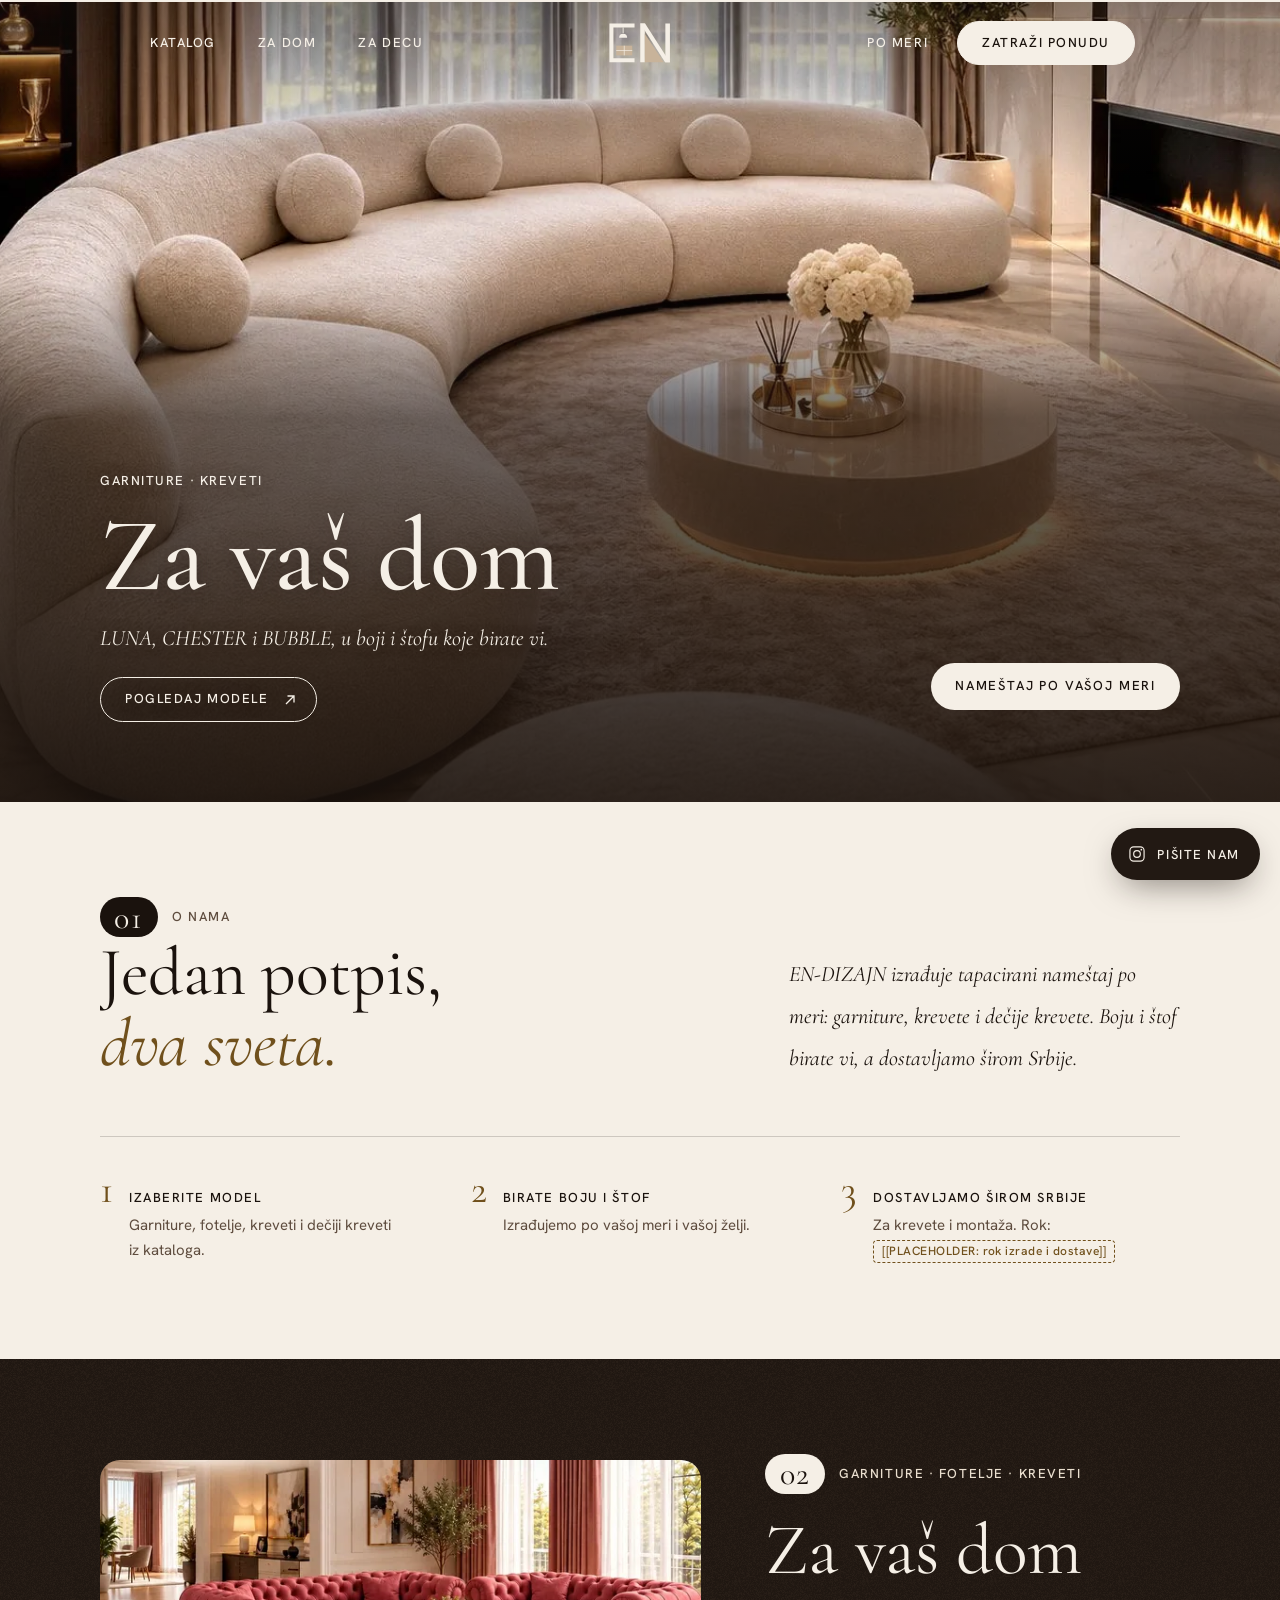
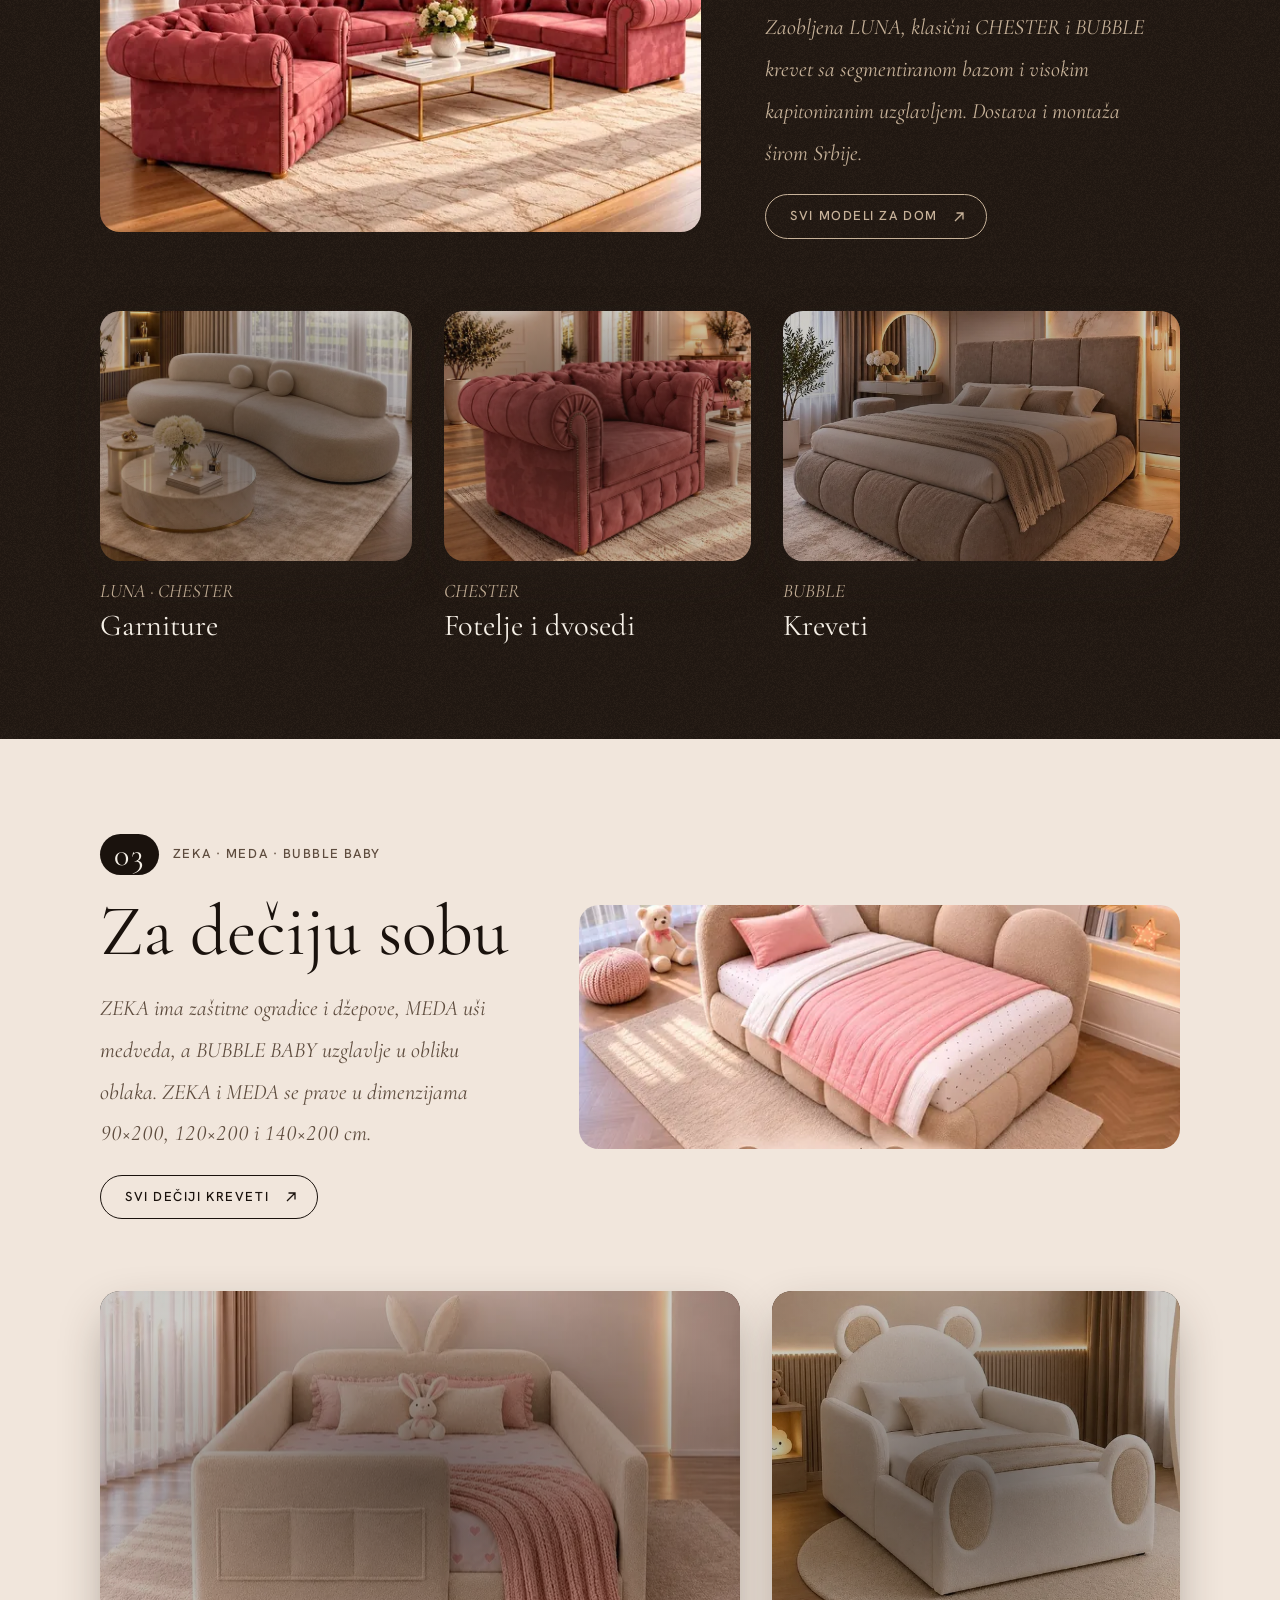
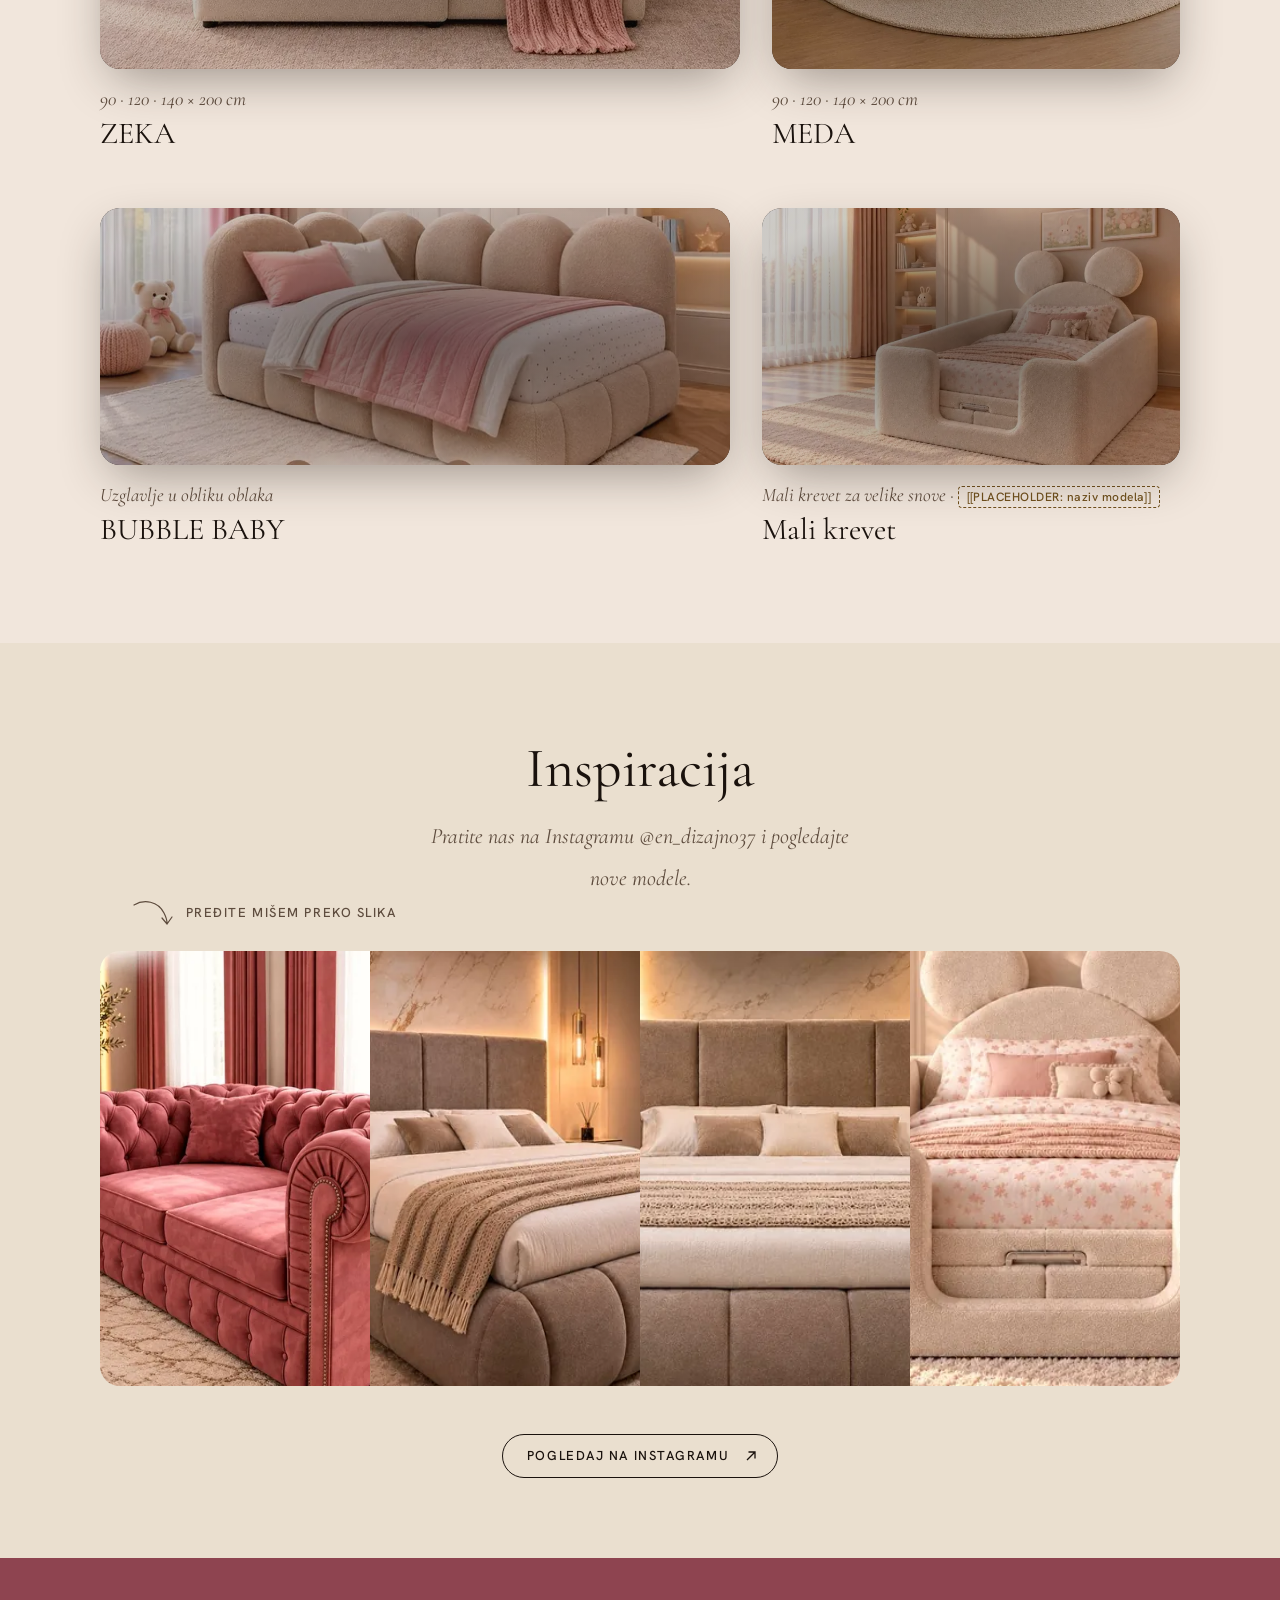
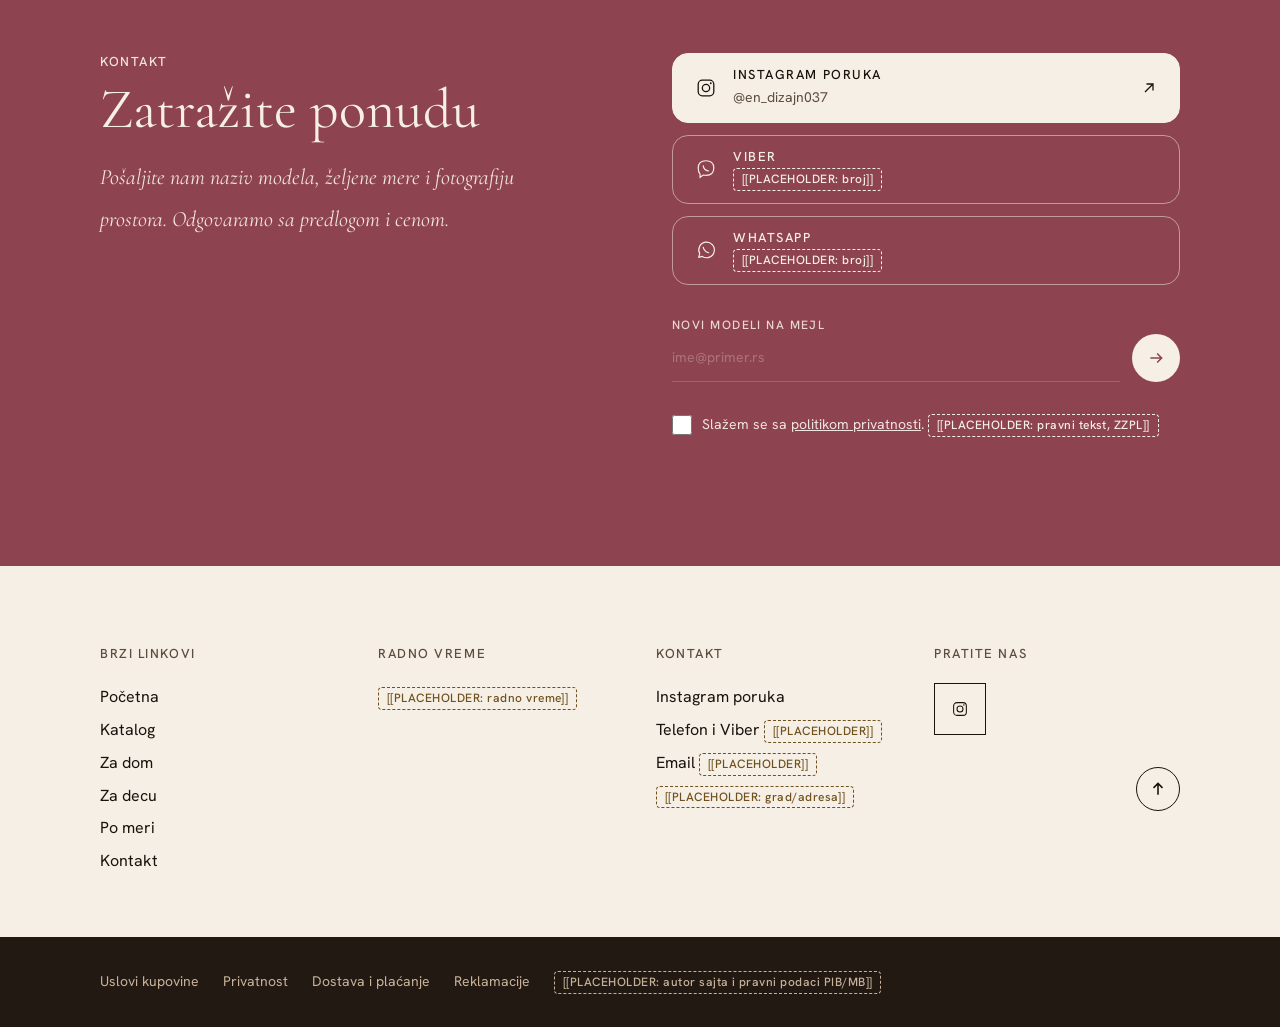
<file: index.html>
<!doctype html>
<html lang="sr-Latn">
<head>
<meta charset="utf-8">
<meta name="viewport" content="width=device-width, initial-scale=1">
<title>EN-DIZAJN — Nameštaj po vašoj meri</title>
<meta name="description" content="Tapacirani nameštaj po meri: garniture, kreveti i dečiji kreveti. Boju i štof birate vi, a dostavljamo širom Srbije.">
<meta property="og:title" content="EN-DIZAJN — Nameštaj po vašoj meri">
<meta property="og:description" content="Garniture, kreveti i dečiji kreveti po meri. Boja i štof po izboru, dostava širom Srbije.">
<meta property="og:image" content="assets/img/01.webp">
<meta property="og:locale" content="sr_RS">
<meta property="og:type" content="website">
<meta name="theme-color" content="#F5EFE6">
<link rel="icon" href="favicon.svg" type="image/svg+xml">
<link rel="preload" href="assets/fonts/cormorant-garamond-latin-500-normal.woff2" as="font" type="font/woff2" crossorigin>
<link rel="preload" href="assets/fonts/hanken-grotesk-latin-400-normal.woff2" as="font" type="font/woff2" crossorigin>
<link rel="preload" as="image" href="assets/img/01.webp" imagesrcset="assets/img/01-640.webp 640w, assets/img/01-1024.webp 1024w, assets/img/01.webp 1254w" imagesizes="100vw" fetchpriority="high">
<link rel="stylesheet" href="assets/css/fonts.css">
<link rel="stylesheet" href="assets/css/main.css">
<script type="application/ld+json">{"@context":"https://schema.org","@type":"FurnitureStore","name":"EN-DIZAJN","slogan":"Dizajn po vašoj meri","sameAs":["https://www.instagram.com/en_dizajn037/"]}</script>
</head>
<body>
<div class="ed hero-dom" data-root id="top">
<a class="skip" href="#main">Preskoči na sadržaj</a>
<div class="cur" data-cur aria-hidden="true"><span>Pogledaj</span></div>
<a class="fab" href="https://ig.me/m/en_dizajn037" target="_blank" rel="noopener noreferrer" aria-label="Pišite nam na Instagramu"><svg viewBox="0 0 24 24" aria-hidden="true"><rect x="3.5" y="3.5" width="17" height="17" rx="4.5" fill="none" stroke="currentColor" stroke-width="1.4"></rect><circle cx="12" cy="12" r="4" fill="none" stroke="currentColor" stroke-width="1.4"></circle><circle cx="17.2" cy="6.8" r="1" fill="currentColor"></circle></svg><span>Pišite nam</span></a>
<div class="cq">

<!-- HEADER: always visible; only links that lead somewhere -->
<header class="hdr" data-hdr>
<div class="hdr__in">
<nav class="nav" aria-label="Glavna navigacija, levo">
<a class="nl" href="katalog">Katalog</a>
<a class="nl" href="#dom">Za dom</a>
<a class="nl" href="#decja">Za decu</a>
</nav>
<a class="logo" href="#top" aria-label="EN-DIZAJN, početna">
<!-- [[PLACEHOLDER: dobiti vektorski logo od klijenta]] — monogram recreated from the Instagram posts -->
<svg viewBox="0 0 120 80" aria-hidden="true"><path d="M6 6h44v7H13v54h37v7H6z" fill="currentColor"></path><path d="M30 13v10" stroke="currentColor" stroke-width="1.6"></path><path d="M23 31a7 7 0 0 1 14 0z" fill="currentColor"></path><rect x="18" y="45" width="28" height="17" fill="#C8B39A"></rect><path d="M18 53.5h28M32 45v17" stroke="currentColor" stroke-width="1.2"></path><path d="M60 6h8v68h-8zM104 6h8v68h-8z" fill="currentColor"></path><path d="M68 24l33 50H68z" fill="#C8B39A"></path><path d="M60 6h8.5L112 74h-8.5z" fill="currentColor"></path></svg>
</a>
<div class="hdr-r">
<nav class="nav" aria-label="Glavna navigacija, desno"><a class="nl" href="katalog?model=zeka">Po meri</a></nav>
<a class="pill" href="#kontakt">Zatraži ponudu</a>
<button class="iconbtn burger" type="button" aria-label="Meni" aria-controls="mpanel" aria-expanded="false" data-burger><span></span><span></span></button>
</div>
</div>
<div class="mpanel" id="mpanel" data-panel>
<ul>
<li><a class="nl" href="katalog" data-close>Katalog</a></li>
<li><a class="nl" href="#dom" data-close>Za dom</a></li>
<li><a class="nl" href="#decja" data-close>Za decu</a></li>
<li><a class="nl" href="katalog?model=zeka" data-close>Po meri</a></li>
<li><a class="pill" href="#kontakt" data-close>Zatraži ponudu</a></li>
</ul>
</div>
</header>

<main id="main">
<!-- 0. HERO (M01–M07) -->
<section class="hero2" data-theme="dark" aria-labelledby="hero-h">
<a class="half" href="#dom" data-cursor="Pogledaj"><img srcset="assets/img/01-640.webp 640w, assets/img/01-1024.webp 1024w, assets/img/01.webp 1254w" sizes="(max-width: 767px) 100vw, 50vw" src="assets/img/01.webp" width="1254" height="979" fetchpriority="high" alt="LUNA zaobljena garnitura od krem bukle u dnevnoj sobi" style="object-position: 30% 70%"><div class="half__c"><span class="half__k">Garniture · Kreveti</span><span class="half__h">Za vaš dom</span><span class="half__s">LUNA, CHESTER i BUBBLE, u boji i štofu koje birate vi.</span><span class="pill pill--light">Pogledaj modele<svg class="arr" viewBox="0 0 16 16" aria-hidden="true"><path d="M4 12L12 4M5.5 4H12v6.5" fill="none" stroke="currentColor" stroke-width="1.3"></path></svg></span></div></a>
<a class="half" href="#decja" data-cursor="Pogledaj"><img srcset="assets/img/13-640.webp 640w, assets/img/13-1024.webp 1024w, assets/img/13.webp 1254w" sizes="(max-width: 767px) 100vw, 50vw" src="assets/img/13.webp" width="1254" height="739" fetchpriority="high" alt="ZEKA dečiji krevet sa zečjim ušima i džepovima" style="object-position: 45% 60%"><div class="half__c"><span class="half__k">ZEKA · MEDA · BUBBLE BABY</span><span class="half__h">Za dečiju sobu</span><span class="half__s">Mekani tapacirani kreveti, 90, 120 i 140 × 200 cm.</span><span class="pill pill--light">Pogledaj krevete<svg class="arr" viewBox="0 0 16 16" aria-hidden="true"><path d="M4 12L12 4M5.5 4H12v6.5" fill="none" stroke="currentColor" stroke-width="1.3"></path></svg></span></div></a>
<div class="seam" aria-hidden="true"></div>
<h1 class="mid" id="hero-h">Nameštaj po vašoj meri</h1>
</section>

<!-- 01 O NAMA — statement + how ordering works (images removed: they repeated the hero) -->
<section class="sec cream" id="o-nama" aria-labelledby="s01">
<div class="wrap">
<div class="about2__top" data-off="90">
<div>
<p class="about2__k"><span class="badge r-badge" aria-hidden="true">01</span><span class="vh">Odeljak 1: </span><span class="r-up" style="--d: 100ms">O nama</span></p>
<h2 class="about2__h" id="s01"><span class="mask"><span class="mi">Jedan potpis,</span></span><br><span class="mask"><span class="mi" style="--d: 200ms"><em>dva sveta.</em></span></span></h2>
</div>
<div class="about2__r">
<p class="t-lead r-up">EN-DIZAJN izrađuje tapacirani nameštaj po meri: garniture, krevete i dečije krevete. Boju i štof birate vi, a dostavljamo širom Srbije.</p>
</div>
</div>
<div class="steps" data-off="90">
<div class="step3 r-up" style="--d: 0ms"><b class="num">1</b><div><h3>Izaberite model</h3><p>Garniture, fotelje, kreveti i dečiji kreveti iz kataloga.</p></div></div>
<div class="step3 r-up" style="--d: 120ms"><b class="num">2</b><div><h3>Birate boju i štof</h3><p>Izrađujemo po vašoj meri i vašoj želji.</p></div></div>
<div class="step3 r-up" style="--d: 240ms"><b class="num">3</b><div><h3>Dostavljamo širom Srbije</h3><p>Za krevete i montaža. Rok: <span class="ph">[[PLACEHOLDER: rok izrade i dostave]]</span></p></div></div>
</div>
</div>
</section>

<!-- 02 ZA VAŠ DOM — image beside text (no overlay), cards in one even row at natural proportions -->
<section class="world dark grain" id="dom" data-theme="dark" aria-labelledby="s02">
<div class="sec"><div class="wrap">
<div class="wsplit" data-off="85">
<div class="iw r-img wsplit__img" style="aspect-ratio: 1254 / 777"><img srcset="assets/img/03-640.webp 640w, assets/img/03-1024.webp 1024w, assets/img/03.webp 1254w" sizes="(max-width: 767px) 100vw, 50vw" src="assets/img/03.webp" width="1254" height="777" loading="lazy" decoding="async" style="object-position: 50% 60%" alt="CHESTER garnitura od roze somota u dnevnoj sobi"></div>
<div class="wsplit__t">
<p class="wband__k r-up"><span class="badge badge--sm" aria-hidden="true">02</span><span>Garniture · Fotelje · Kreveti</span></p>
<h2 class="wh" id="s02"><span class="mask"><span class="mi">Za vaš dom</span></span></h2>
<p class="t-lead r-up">Zaobljena LUNA, klasični CHESTER i BUBBLE krevet sa segmentiranom bazom i visokim kapitoniranim uzglavljem. Dostava i montaža širom Srbije.</p>
<a class="pill pill--o r-up" style="--d: 300ms" href="katalog">Svi modeli za dom<svg class="arr" viewBox="0 0 16 16" aria-hidden="true"><path d="M4 12L12 4M5.5 4H12v6.5" fill="none" stroke="currentColor" stroke-width="1.3"></path></svg></a>
</div>
</div>
<div class="jrows" data-off="80"><div class="jrow">
<div class="jitem" style="--r: 1.249"><a class="card r-up" style="--d: 0ms; aspect-ratio: 1254 / 1004" href="katalog" data-cursor="Pogledaj" aria-label="Garniture, pogledaj"><div class="card__bg"><img srcset="assets/img/02-640.webp 640w, assets/img/02-1024.webp 1024w, assets/img/02.webp 1254w" sizes="(max-width: 767px) 100vw, 50vw" src="assets/img/02.webp" width="1254" height="1004" loading="lazy" decoding="async" style="object-position: 50% 50%" alt="LUNA garnitura od krem bukle pored kamina"></div><div class="card__fa"></div><div class="card__fb"></div></a><div class="ccap r-up" style="--d: 120ms"><p class="t-sub">LUNA · CHESTER</p><h3 class="t-h3"><a href="katalog">Garniture</a></h3></div></div>
<div class="jitem" style="--r: 1.228"><a class="card r-up" style="--d: 100ms; aspect-ratio: 1143 / 931" href="katalog" data-cursor="Pogledaj" aria-label="Fotelje i dvosedi, pogledaj"><div class="card__bg"><img srcset="assets/img/04-640.webp 640w, assets/img/04-1024.webp 1024w, assets/img/04.webp 1143w" sizes="(max-width: 767px) 100vw, 50vw" src="assets/img/04.webp" width="1143" height="931" loading="lazy" decoding="async" style="object-position: 50% 50%" alt="CHESTER fotelja od roze somota"></div><div class="card__fa"></div><div class="card__fb"></div></a><div class="ccap r-up" style="--d: 220ms"><p class="t-sub">CHESTER</p><h3 class="t-h3"><a href="katalog">Fotelje i dvosedi</a></h3></div></div>
<div class="jitem" style="--r: 1.587"><a class="card r-up" style="--d: 200ms; aspect-ratio: 1254 / 790" href="katalog" data-cursor="Pogledaj" aria-label="Kreveti, pogledaj"><div class="card__bg"><img srcset="assets/img/06-640.webp 640w, assets/img/06-1024.webp 1024w, assets/img/06.webp 1254w" sizes="(max-width: 767px) 100vw, 50vw" src="assets/img/06.webp" width="1254" height="790" loading="lazy" decoding="async" style="object-position: 50% 50%" alt="BUBBLE krevet u spavaćoj sobi"></div><div class="card__fa"></div><div class="card__fb"></div></a><div class="ccap r-up" style="--d: 320ms"><p class="t-sub">BUBBLE</p><h3 class="t-h3"><a href="katalog">Kreveti</a></h3></div></div>
</div></div>
</div></div>
</section>

<!-- 03 ZA DEČIJU SOBU — text beside image, cards in two even rows (no cropping) -->
<section class="world kids" id="decja" aria-labelledby="s03">
<div class="sec"><div class="wrap">
<div class="wsplit wsplit--rev" data-off="85">
<div class="iw r-img wsplit__img" style="aspect-ratio: 1536 / 625"><img srcset="assets/img/10-640.webp 640w, assets/img/10-1024.webp 1024w, assets/img/10.webp 1536w" sizes="(max-width: 767px) 100vw, 50vw" src="assets/img/10.webp" width="1536" height="625" loading="lazy" decoding="async" style="object-position: 50% 50%" alt="BUBBLE BABY dečiji krevet iz ugla, sa uzglavljem u obliku oblaka"></div>
<div class="wsplit__t">
<p class="wband__k r-up"><span class="badge badge--sm" aria-hidden="true">03</span><span>ZEKA · MEDA · BUBBLE BABY</span></p>
<h2 class="wh" id="s03"><span class="mask"><span class="mi">Za dečiju sobu</span></span></h2>
<p class="t-lead r-up">ZEKA ima zaštitne ogradice i džepove, MEDA uši medveda, a BUBBLE BABY uzglavlje u obliku oblaka. ZEKA i MEDA se prave u dimenzijama <span class="num">90×200, 120×200 i 140×200</span> cm.</p>
<a class="pill pill--o r-up" style="--d: 300ms" href="katalog">Svi dečiji kreveti<svg class="arr" viewBox="0 0 16 16" aria-hidden="true"><path d="M4 12L12 4M5.5 4H12v6.5" fill="none" stroke="currentColor" stroke-width="1.3"></path></svg></a>
</div>
</div>
<div class="jrows" data-off="80">
<div class="jrow">
<div class="jitem" style="--r: 1.697"><a class="card r-up" style="--d: 0ms; aspect-ratio: 1254 / 739" href="katalog?model=zeka" data-cursor="Pogledaj" aria-label="ZEKA, pogledaj"><div class="card__bg"><img srcset="assets/img/13-640.webp 640w, assets/img/13-1024.webp 1024w, assets/img/13.webp 1254w" sizes="(max-width: 767px) 100vw, 50vw" src="assets/img/13.webp" width="1254" height="739" loading="lazy" decoding="async" style="object-position: 50% 50%" alt="ZEKA dečiji krevet sa zečjim ušima, ogradicama i džepovima"></div><div class="card__fa"></div><div class="card__fb"></div></a><div class="ccap r-up" style="--d: 120ms"><p class="t-sub">90 · 120 · 140 × 200 cm</p><h3 class="t-h3"><a href="katalog?model=zeka">ZEKA</a></h3></div></div>
<div class="jitem" style="--r: 1.081"><a class="card r-up" style="--d: 100ms; aspect-ratio: 827 / 765" href="katalog" data-cursor="Pogledaj" aria-label="MEDA, pogledaj"><div class="card__bg"><img srcset="assets/img/14-640.webp 640w, assets/img/14.webp 827w" sizes="(max-width: 767px) 100vw, 50vw" src="assets/img/14.webp" width="827" height="765" loading="lazy" decoding="async" style="object-position: 50% 50%" alt="MEDA dečiji krevet od bele bukle sa ušima medveda"></div><div class="card__fa"></div><div class="card__fb"></div></a><div class="ccap r-up" style="--d: 220ms"><p class="t-sub">90 · 120 · 140 × 200 cm</p><h3 class="t-h3"><a href="katalog">MEDA</a></h3></div></div>
</div>
<div class="jrow">
<div class="jitem" style="--r: 2.458"><a class="card r-up" style="--d: 0ms; aspect-ratio: 1536 / 625" href="katalog" data-cursor="Pogledaj" aria-label="BUBBLE BABY, pogledaj"><div class="card__bg"><img srcset="assets/img/09-640.webp 640w, assets/img/09-1024.webp 1024w, assets/img/09.webp 1536w" sizes="(max-width: 767px) 100vw, 50vw" src="assets/img/09.webp" width="1536" height="625" loading="lazy" decoding="async" style="object-position: 50% 50%" alt="BUBBLE BABY dečiji krevet sa uzglavljem u obliku oblaka"></div><div class="card__fa"></div><div class="card__fb"></div></a><div class="ccap r-up" style="--d: 120ms"><p class="t-sub">Uzglavlje u obliku oblaka</p><h3 class="t-h3"><a href="katalog">BUBBLE BABY</a></h3></div></div>
<div class="jitem" style="--r: 1.634"><a class="card r-up" style="--d: 100ms; aspect-ratio: 1312 / 803" href="katalog" data-cursor="Pogledaj" aria-label="Mali krevet, pogledaj"><div class="card__bg"><img srcset="assets/img/11-640.webp 640w, assets/img/11-1024.webp 1024w, assets/img/11.webp 1312w" sizes="(max-width: 767px) 100vw, 50vw" src="assets/img/11.webp" width="1312" height="803" loading="lazy" decoding="async" style="object-position: 50% 50%" alt="Dečiji krevet sa uzglavljem u obliku mišjih ušiju"></div><div class="card__fa"></div><div class="card__fb"></div></a><div class="ccap r-up" style="--d: 220ms"><p class="t-sub">Mali krevet za velike snove · <span class="ph">[[PLACEHOLDER: naziv modela]]</span></p><h3 class="t-h3"><a href="katalog">Mali krevet</a></h3></div></div>
</div>
</div>
</div></div>
</section>

<!-- INSPIRACIJA — only images not shown elsewhere on the page -->
<section class="sec linen" aria-labelledby="sins">
<div class="wrap" data-off="85">
<div class="ctr r-block">
<h2 class="t-big2" id="sins">Inspiracija</h2>
<p class="t-lead muted">Pratite nas na Instagramu @en_dizajn037 i pogledajte nove modele.</p>
</div>
<p class="instr hint t-micro"><svg viewBox="0 0 44 28" aria-hidden="true"><path d="M2 6c10-6 24-4 30 8 2 4 3 7 3 10M30 19l5 6 5-7" fill="none" stroke="currentColor" stroke-width="1.2" stroke-linecap="round"></path></svg>Pređite mišem preko slika</p>
</div>
<div data-off="85"><div class="strip r-block" data-strip>
<a class="tl" href="katalog" aria-label="CHESTER, otvori model" data-cursor="Pogledaj"><img width="1136" height="966" srcset="assets/img/05-640.webp 640w, assets/img/05-1024.webp 1024w, assets/img/05.webp 1136w" sizes="(max-width: 767px) 100vw, 50vw" src="assets/img/05.webp" loading="lazy" decoding="async" style="object-position: 35% 55%" alt=""><span class="tl__l">CHESTER</span></a>
<a class="tl" href="katalog" aria-label="BUBBLE, otvori model" data-cursor="Pogledaj"><img width="1254" height="790" srcset="assets/img/07-640.webp 640w, assets/img/07-1024.webp 1024w, assets/img/07.webp 1254w" sizes="(max-width: 767px) 100vw, 50vw" src="assets/img/07.webp" loading="lazy" decoding="async" style="object-position: 50% 60%" alt=""><span class="tl__l">BUBBLE</span></a>
<a class="tl" href="katalog" aria-label="BUBBLE, otvori model" data-cursor="Pogledaj"><img width="1254" height="753" srcset="assets/img/08-640.webp 640w, assets/img/08-1024.webp 1024w, assets/img/08.webp 1254w" sizes="(max-width: 767px) 100vw, 50vw" src="assets/img/08.webp" loading="lazy" decoding="async" style="object-position: 50% 55%" alt=""><span class="tl__l">BUBBLE</span></a>
<a class="tl" href="katalog" aria-label="Mali krevet, otvori model" data-cursor="Pogledaj"><img width="1102" height="647" srcset="assets/img/12-640.webp 640w, assets/img/12-1024.webp 1024w, assets/img/12.webp 1102w" sizes="(max-width: 767px) 100vw, 50vw" src="assets/img/12.webp" loading="lazy" decoding="async" style="object-position: 50% 50%" alt=""><span class="tl__l">Mali krevet</span></a>
</div></div>
<div class="insp-cta" data-off="85"><a class="pill pill--o r-block" href="https://www.instagram.com/en_dizajn037/" target="_blank" rel="noopener noreferrer">Pogledaj na Instagramu<svg class="arr" viewBox="0 0 16 16" aria-hidden="true"><path d="M4 12L12 4M5.5 4H12v6.5" fill="none" stroke="currentColor" stroke-width="1.3"></path></svg></a></div>
</section>

<!-- KONTAKT — the page's one call to action. Instagram DM works today; Viber/WhatsApp wait for the number -->
<section class="sec rose" id="kontakt" aria-labelledby="skontakt">
<div class="wrap kgrid" data-off="85">
<div class="r-block">
<p class="t-micro" style="color: #F1E3DF">Kontakt</p>
<h2 class="t-big2" id="skontakt" style="margin-top: .5rem">Zatražite ponudu</h2>
<p class="t-lead" style="color: #F1E3DF; margin-top: 1rem; max-width: 30rem">Pošaljite nam naziv modela, željene mere i fotografiju prostora. Odgovaramo sa predlogom i cenom.</p>
</div>
<div class="kch r-block" style="--d: 150ms">
<a class="kbtn kbtn--main" href="https://ig.me/m/en_dizajn037" target="_blank" rel="noopener noreferrer"><svg viewBox="0 0 24 24" aria-hidden="true"><rect x="3.5" y="3.5" width="17" height="17" rx="4.5" fill="none" stroke="currentColor" stroke-width="1.4"></rect><circle cx="12" cy="12" r="4" fill="none" stroke="currentColor" stroke-width="1.4"></circle><circle cx="17.2" cy="6.8" r="1" fill="currentColor"></circle></svg><span><b>Instagram poruka</b><small>@en_dizajn037</small></span><svg class="arr" viewBox="0 0 16 16" aria-hidden="true"><path d="M4 12L12 4M5.5 4H12v6.5" fill="none" stroke="currentColor" stroke-width="1.3"></path></svg></a>
<a class="kbtn" href="#kontakt"><svg viewBox="0 0 24 24" aria-hidden="true"><path d="M12 3c5 0 8.5 2.5 8.5 8s-3.5 8-8.5 8c-1 0-2-.1-3-.4L5.5 21v-3.4C4 16.2 3.5 14 3.5 11 3.5 5.5 7 3 12 3z" fill="none" stroke="currentColor" stroke-width="1.3"></path><path d="M9 8.5c.4 2.8 2.7 5.1 5.5 5.5" fill="none" stroke="currentColor" stroke-width="1.3" stroke-linecap="round"></path></svg><span><b>Viber</b><small><span class="ph">[[PLACEHOLDER: broj]]</span></small></span></a>
<a class="kbtn" href="#kontakt"><svg viewBox="0 0 24 24" aria-hidden="true"><path d="M4 20l1.2-4A8.5 8.5 0 1 1 8 19z" fill="none" stroke="currentColor" stroke-width="1.3" stroke-linejoin="round"></path><path d="M9 9c.2 2.6 3.4 5.8 6 6" fill="none" stroke="currentColor" stroke-width="1.3" stroke-linecap="round"></path></svg><span><b>WhatsApp</b><small><span class="ph">[[PLACEHOLDER: broj]]</span></small></span></a>
<form class="nform" data-news novalidate>
<div class="nfield"><label for="nl-email">Novi modeli na mejl</label><input class="ninput" id="nl-email" type="text" inputmode="email" autocomplete="email" placeholder="ime@primer.rs" name="email" aria-describedby="nl-status"></div>
<button class="circ" type="submit" aria-label="Prijavi se"><svg viewBox="0 0 16 16" aria-hidden="true"><path d="M3 8h10M9 4l4 4-4 4" fill="none" stroke="currentColor" stroke-width="1.4"></path></svg></button>
</form>
<label class="consent"><input type="checkbox" name="consent" aria-describedby="nl-status"><span>Slažem se sa <a href="#">politikom privatnosti</a>. <span class="ph">[[PLACEHOLDER: pravni tekst, ZZPL]]</span></span></label>
<p class="nstatus" id="nl-status" aria-live="polite"></p>
<!-- [[PLACEHOLDER: newsletter servis]] — submit is stubbed -->
</div>
</div>
</section>
</main>

<!-- FOOTER -->
<footer class="ftr">
<div class="wrap" data-off="92">
<div class="fcols r-f r-fc">
<div class="fcol"><h3>Brzi linkovi</h3><ul><li><a href="#top">Početna</a></li><li><a href="katalog">Katalog</a></li><li><a href="#dom">Za dom</a></li><li><a href="#decja">Za decu</a></li><li><a href="katalog?model=zeka">Po meri</a></li><li><a href="#kontakt">Kontakt</a></li></ul></div>
<div class="fcol"><h3>Radno vreme</h3><p><span class="ph">[[PLACEHOLDER: radno vreme]]</span></p></div>
<div class="fcol"><h3>Kontakt</h3><ul><li><a href="https://ig.me/m/en_dizajn037" target="_blank" rel="noopener noreferrer">Instagram poruka</a></li><li>Telefon i Viber <span class="ph">[[PLACEHOLDER]]</span></li><li>Email <span class="ph">[[PLACEHOLDER]]</span></li><li><span class="ph">[[PLACEHOLDER: grad/adresa]]</span></li></ul></div>
<div class="fcol"><h3>Pratite nas</h3>
<div class="socials"><a class="sq" href="https://www.instagram.com/en_dizajn037/" target="_blank" rel="noopener noreferrer" aria-label="Instagram"><svg viewBox="0 0 24 24" aria-hidden="true"><rect x="3.5" y="3.5" width="17" height="17" rx="4.5" fill="none" stroke="currentColor" stroke-width="1.4"></rect><circle cx="12" cy="12" r="4" fill="none" stroke="currentColor" stroke-width="1.4"></circle><circle cx="17.2" cy="6.8" r="1" fill="currentColor"></circle></svg></a></div>
<div style="display: flex; margin-top: 2rem"><a class="iconbtn totop" href="#top" aria-label="Nazad na vrh"><svg viewBox="0 0 16 16" aria-hidden="true"><path d="M8 13V3M4 7l4-4 4 4" fill="none" stroke="currentColor" stroke-width="1.4"></path></svg></a></div>
</div>
</div>
</div>
<div class="fbar"><div class="wrap"><a href="#">Uslovi kupovine</a><a href="#">Privatnost</a><a href="#">Dostava i plaćanje</a><a href="#">Reklamacije</a><span class="ph">[[PLACEHOLDER: autor sajta i pravni podaci PIB/MB]]</span></div></div>
</footer>
</div>
</div>
<script src="assets/js/main.js" defer></script>
</body>
</html>
</file>
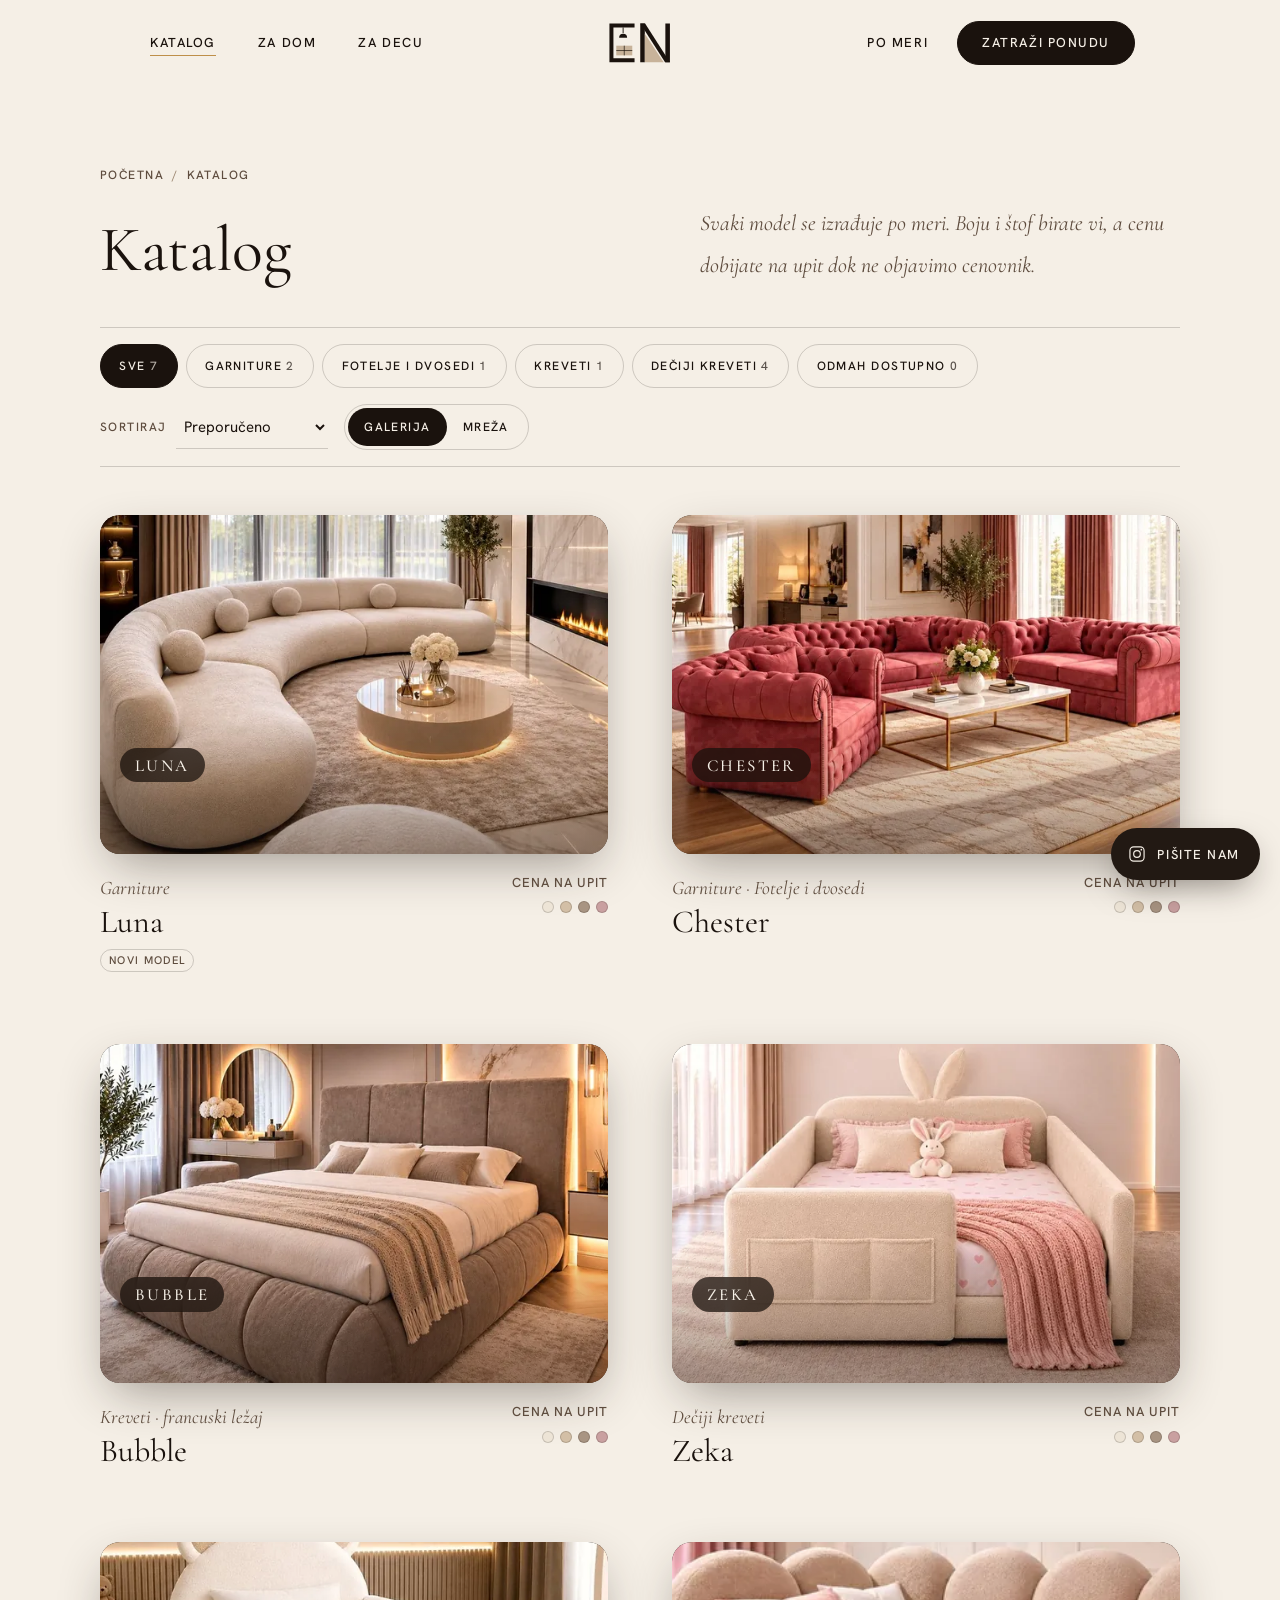
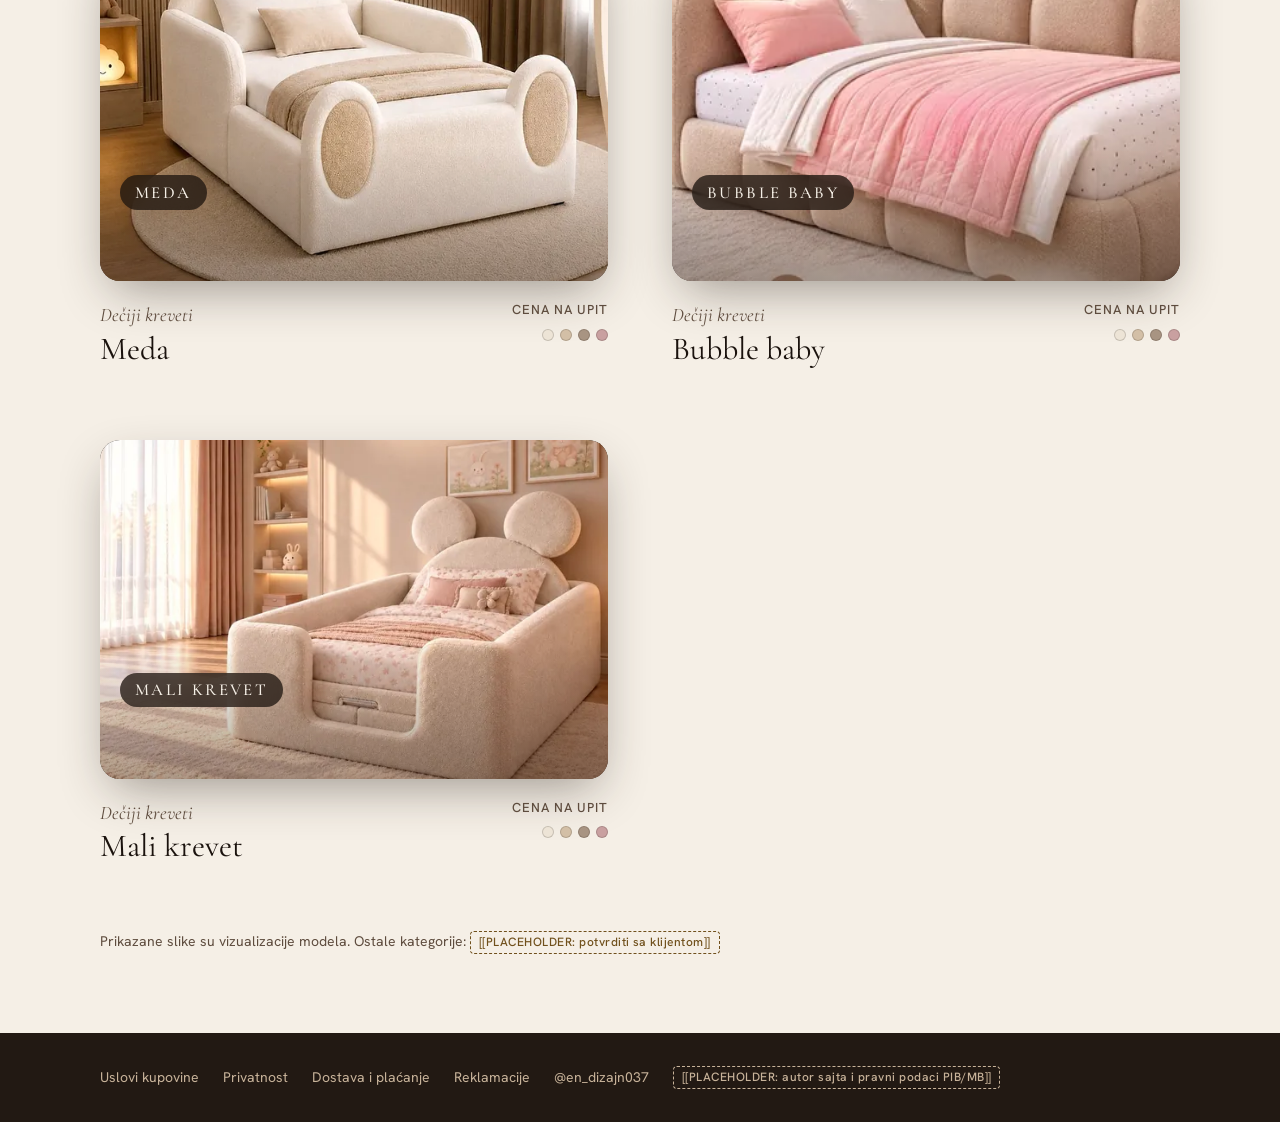
<file: katalog.html>
<!doctype html>
<html lang="sr-Latn">
<head>
<meta charset="utf-8">
<meta name="viewport" content="width=device-width, initial-scale=1">
<title>Katalog — EN-DIZAJN</title>
<meta name="description" content="Katalog EN-DIZAJN: LUNA, CHESTER, BUBBLE, ZEKA, MEDA, BUBBLE BABY. Tapacirani nameštaj po meri, boja i štof po izboru.">
<meta property="og:title" content="Katalog — EN-DIZAJN">
<meta property="og:image" content="assets/img/03.webp">
<meta name="theme-color" content="#F5EFE6">
<link rel="icon" href="favicon.svg" type="image/svg+xml">
<link rel="preload" href="assets/fonts/cormorant-garamond-latin-500-normal.woff2" as="font" type="font/woff2" crossorigin>
<link rel="preload" href="assets/fonts/hanken-grotesk-latin-400-normal.woff2" as="font" type="font/woff2" crossorigin>
<link rel="stylesheet" href="assets/css/fonts.css">
<link rel="stylesheet" href="assets/css/main.css">
<style>@keyframes roll2{from{transform:translateY(100%);opacity:0}to{transform:none;opacity:1}}</style>
</head>
<body>
<div class="ed js" data-root id="top">
<a class="skip" href="#main">Preskoči na sadržaj</a>
<div class="cur" data-cur aria-hidden="true"><span>Pogledaj</span></div>
<a class="fab" href="https://ig.me/m/en_dizajn037" target="_blank" rel="noopener noreferrer" aria-label="Pišite nam na Instagramu"><svg viewBox="0 0 24 24" aria-hidden="true"><rect x="3.5" y="3.5" width="17" height="17" rx="4.5" fill="none" stroke="currentColor" stroke-width="1.4"></rect><circle cx="12" cy="12" r="4" fill="none" stroke="currentColor" stroke-width="1.4"></circle><circle cx="17.2" cy="6.8" r="1" fill="currentColor"></circle></svg><span>Pišite nam</span></a>
<div class="cq">
<header class="hdr" data-hdr>
<div class="hdr__in">
<nav class="nav" aria-label="Glavna navigacija, levo">
<a class="nl is-current" href="katalog" aria-current="page">Katalog</a>
<a class="nl" href="./#dom">Za dom</a>
<a class="nl" href="./#decja">Za decu</a>
</nav>
<a class="logo" href="./" aria-label="EN-DIZAJN, početna">
<!-- [[PLACEHOLDER: dobiti vektorski logo od klijenta]] — monogram recreated from the Instagram posts -->
<svg viewBox="0 0 120 80" aria-hidden="true"><path d="M6 6h44v7H13v54h37v7H6z" fill="currentColor"></path><path d="M30 13v10" stroke="currentColor" stroke-width="1.6"></path><path d="M23 31a7 7 0 0 1 14 0z" fill="currentColor"></path><rect x="18" y="45" width="28" height="17" fill="#C8B39A"></rect><path d="M18 53.5h28M32 45v17" stroke="currentColor" stroke-width="1.2"></path><path d="M60 6h8v68h-8zM104 6h8v68h-8z" fill="currentColor"></path><path d="M68 24l33 50H68z" fill="#C8B39A"></path><path d="M60 6h8.5L112 74h-8.5z" fill="currentColor"></path></svg>
</a>
<div class="hdr-r">
<nav class="nav" aria-label="Glavna navigacija, desno"><a class="nl" href="katalog?model=zeka">Po meri</a></nav>
<a class="pill" href="./#kontakt">Zatraži ponudu</a>
<button class="iconbtn burger" type="button" aria-label="Meni" aria-controls="mpanel" aria-expanded="false" data-burger><span></span><span></span></button>
</div>
</div>
<div class="mpanel" id="mpanel" data-panel>
<ul>
<li><a class="nl" href="katalog" data-close>Katalog</a></li>
<li><a class="nl" href="./#dom" data-close>Za dom</a></li>
<li><a class="nl" href="./#decja" data-close>Za decu</a></li>
<li><a class="nl" href="katalog?model=zeka" data-close>Po meri</a></li>
<li><a class="pill" href="./#kontakt" data-close>Zatraži ponudu</a></li>
</ul>
</div>
</header>
<main id="main" class="ptop" data-app aria-live="polite"><noscript><div class="wrap"><p class="t-lead">Za katalog je potreban JavaScript. Pišite nam na Instagramu <a href="https://www.instagram.com/en_dizajn037/">@en_dizajn037</a>.</p></div></noscript></main>
<footer class="fbar" style="margin-top: 4rem"><div class="wrap"><a href="#">Uslovi kupovine</a><a href="#">Privatnost</a><a href="#">Dostava i plaćanje</a><a href="#">Reklamacije</a><a href="https://www.instagram.com/en_dizajn037/" target="_blank" rel="noopener noreferrer">@en_dizajn037</a><span class="ph">[[PLACEHOLDER: autor sajta i pravni podaci PIB/MB]]</span></div></footer>
</div>
</div>
<script src="assets/js/main.js" defer></script>
<script src="assets/js/katalog.js" defer></script>
</body>
</html>
</file>
<file: assets/css/fonts.css>
@font-face {
  font-family: 'Cormorant Garamond';
  font-style: normal;
  font-display: swap;
  font-weight: 400;
  src: url(../fonts/cormorant-garamond-latin-ext-400-normal.woff2) format('woff2');
  unicode-range: U+0100-02BA,U+02BD-02C5,U+02C7-02CC,U+02CE-02D7,U+02DD-02FF,U+0304,U+0308,U+0329,U+1D00-1DBF,U+1E00-1E9F,U+1EF2-1EFF,U+2020,U+20A0-20AB,U+20AD-20C0,U+2113,U+2C60-2C7F,U+A720-A7FF;
}
@font-face {
  font-family: 'Cormorant Garamond';
  font-style: normal;
  font-display: swap;
  font-weight: 400;
  src: url(../fonts/cormorant-garamond-latin-400-normal.woff2) format('woff2');
  unicode-range: U+0000-00FF,U+0131,U+0152-0153,U+02BB-02BC,U+02C6,U+02DA,U+02DC,U+0304,U+0308,U+0329,U+2000-206F,U+20AC,U+2122,U+2191,U+2193,U+2212,U+2215,U+FEFF,U+FFFD;
}
@font-face {
  font-family: 'Cormorant Garamond';
  font-style: normal;
  font-display: swap;
  font-weight: 500;
  src: url(../fonts/cormorant-garamond-latin-ext-500-normal.woff2) format('woff2');
  unicode-range: U+0100-02BA,U+02BD-02C5,U+02C7-02CC,U+02CE-02D7,U+02DD-02FF,U+0304,U+0308,U+0329,U+1D00-1DBF,U+1E00-1E9F,U+1EF2-1EFF,U+2020,U+20A0-20AB,U+20AD-20C0,U+2113,U+2C60-2C7F,U+A720-A7FF;
}
@font-face {
  font-family: 'Cormorant Garamond';
  font-style: normal;
  font-display: swap;
  font-weight: 500;
  src: url(../fonts/cormorant-garamond-latin-500-normal.woff2) format('woff2');
  unicode-range: U+0000-00FF,U+0131,U+0152-0153,U+02BB-02BC,U+02C6,U+02DA,U+02DC,U+0304,U+0308,U+0329,U+2000-206F,U+20AC,U+2122,U+2191,U+2193,U+2212,U+2215,U+FEFF,U+FFFD;
}
@font-face {
  font-family: 'Cormorant Garamond';
  font-style: italic;
  font-display: swap;
  font-weight: 400;
  src: url(../fonts/cormorant-garamond-latin-ext-400-italic.woff2) format('woff2');
  unicode-range: U+0100-02BA,U+02BD-02C5,U+02C7-02CC,U+02CE-02D7,U+02DD-02FF,U+0304,U+0308,U+0329,U+1D00-1DBF,U+1E00-1E9F,U+1EF2-1EFF,U+2020,U+20A0-20AB,U+20AD-20C0,U+2113,U+2C60-2C7F,U+A720-A7FF;
}
@font-face {
  font-family: 'Cormorant Garamond';
  font-style: italic;
  font-display: swap;
  font-weight: 400;
  src: url(../fonts/cormorant-garamond-latin-400-italic.woff2) format('woff2');
  unicode-range: U+0000-00FF,U+0131,U+0152-0153,U+02BB-02BC,U+02C6,U+02DA,U+02DC,U+0304,U+0308,U+0329,U+2000-206F,U+20AC,U+2122,U+2191,U+2193,U+2212,U+2215,U+FEFF,U+FFFD;
}
@font-face {
  font-family: 'Hanken Grotesk';
  font-style: normal;
  font-display: swap;
  font-weight: 400;
  src: url(../fonts/hanken-grotesk-latin-ext-400-normal.woff2) format('woff2');
  unicode-range: U+0100-02BA,U+02BD-02C5,U+02C7-02CC,U+02CE-02D7,U+02DD-02FF,U+0304,U+0308,U+0329,U+1D00-1DBF,U+1E00-1E9F,U+1EF2-1EFF,U+2020,U+20A0-20AB,U+20AD-20C0,U+2113,U+2C60-2C7F,U+A720-A7FF;
}
@font-face {
  font-family: 'Hanken Grotesk';
  font-style: normal;
  font-display: swap;
  font-weight: 400;
  src: url(../fonts/hanken-grotesk-latin-400-normal.woff2) format('woff2');
  unicode-range: U+0000-00FF,U+0131,U+0152-0153,U+02BB-02BC,U+02C6,U+02DA,U+02DC,U+0304,U+0308,U+0329,U+2000-206F,U+20AC,U+2122,U+2191,U+2193,U+2212,U+2215,U+FEFF,U+FFFD;
}
@font-face {
  font-family: 'Hanken Grotesk';
  font-style: normal;
  font-display: swap;
  font-weight: 500;
  src: url(../fonts/hanken-grotesk-latin-ext-500-normal.woff2) format('woff2');
  unicode-range: U+0100-02BA,U+02BD-02C5,U+02C7-02CC,U+02CE-02D7,U+02DD-02FF,U+0304,U+0308,U+0329,U+1D00-1DBF,U+1E00-1E9F,U+1EF2-1EFF,U+2020,U+20A0-20AB,U+20AD-20C0,U+2113,U+2C60-2C7F,U+A720-A7FF;
}
@font-face {
  font-family: 'Hanken Grotesk';
  font-style: normal;
  font-display: swap;
  font-weight: 500;
  src: url(../fonts/hanken-grotesk-latin-500-normal.woff2) format('woff2');
  unicode-range: U+0000-00FF,U+0131,U+0152-0153,U+02BB-02BC,U+02C6,U+02DA,U+02DC,U+0304,U+0308,U+0329,U+2000-206F,U+20AC,U+2122,U+2191,U+2193,U+2212,U+2215,U+FEFF,U+FFFD;
}
/* metric-matched fallbacks to avoid layout shift on swap */
@font-face{font-family:'Cormorant Fallback';src:local('Georgia');size-adjust:88%;ascent-override:100%;descent-override:30%}
@font-face{font-family:'Hanken Fallback';src:local('Arial');size-adjust:98%;ascent-override:96%;descent-override:26%}
</file>
<file: assets/css/main.css>
/* EN-DIZAJN — tokens.css + components. Every number from the v4 brief lives here. */
:root{
  --cream:#F5EFE6; --linen:#EADFCF; --rose:#8E4450; --sand:#C8B39A; --taupe:#9C8670;
  --espresso:#221913; --ink:#1A120D; --ink-muted:#5E4C3E;
  --brass:#BE8F4A; --brass-ink:#70501C;
  --text-on-dark:#E9DFD1; --muted-on-dark:#C8B39A;
  --hairline:rgba(27,20,16,.18); --hairline-dark:rgba(233,223,209,.22);
  --f-display:'Cormorant Garamond', 'Cormorant Fallback', Georgia, 'Times New Roman', serif;
  --f-ui:'Hanken Grotesk', 'Hanken Fallback', Arial, sans-serif;
  /* motion tokens */
  --standard:cubic-bezier(.25,.1,.25,1); --outQuad:cubic-bezier(.25,.46,.45,.94);
  --outSine:cubic-bezier(.39,.575,.565,1); --outCubic:cubic-bezier(.215,.61,.355,1);
  --outQuart:cubic-bezier(.165,.84,.44,1); --outQuint:cubic-bezier(.23,1,.32,1);
  --outExpo:cubic-bezier(.19,1,.22,1);
  --k:1; --s0:1.2; --dk:1;
  --grain:url(../img/grain.png);
}
html{scroll-behavior:auto}
body{margin:0;background:#F4EDE3}
.ed{background:var(--cream);color:var(--ink);font-family:var(--f-ui);font-size:1rem;line-height:1.7;overflow-x:clip;-webkit-font-smoothing:antialiased;text-wrap:pretty;position:relative}
.cq{container-type:inline-size;position:relative}
.ed *,.ed *::before,.ed *::after{box-sizing:border-box}
.ed img{display:block;max-width:100%}
.ed h1,.ed h2,.ed h3,.ed p{margin:0}
.ed h1,.ed h2,.ed h3{text-wrap:balance;font-weight:400}
:where(.ed) a{color:inherit}
.num{font-variant-numeric:tabular-nums lining-nums}
.vh{position:absolute!important;width:1px;height:1px;overflow:hidden;clip:rect(0 0 0 0);white-space:nowrap}
.skip{position:absolute;left:16px;top:-80px;z-index:100;background:var(--ink);color:var(--cream);padding:12px 20px;border-radius:40px;font:500 .8125rem/1.4 var(--f-ui);letter-spacing:.12em;text-transform:uppercase;text-decoration:none}
.skip:focus{top:16px}
.ed :focus-visible{outline:2px solid var(--brass-ink);outline-offset:2px}
.dark :focus-visible,.on-photo :focus-visible{outline-color:var(--brass)}
.ph{display:inline-block;font:500 .75rem/1.4 var(--f-ui);letter-spacing:.04em;color:var(--brass-ink);border:1px dashed currentColor;padding:2px 8px;border-radius:4px;font-style:normal;text-transform:none}
.dark .ph{color:var(--sand)}

/* layout */
.wrap{max-width:1140px;margin:0 auto;padding:15px 30px}
.sec{padding:5rem 0;position:relative}
.cream{background:var(--cream)} .linen{background:var(--linen)}
.dark{background:var(--espresso);color:var(--text-on-dark)}
.grain::after{content:'';position:absolute;inset:0;background-image:var(--grain);background-size:128px;mix-blend-mode:soft-light;opacity:.75;pointer-events:none}
.dark>.wrap,.dark>*{position:relative;z-index:1}
.g-about{display:grid;grid-template-columns:1fr 1.25fr;gap:3.1rem;align-content:space-between;align-items:start}
.g-2{display:grid;grid-template-columns:repeat(2,minmax(0,1fr));gap:4rem}
.stag>:nth-child(even){transform:translateY(6rem)}
.stag{padding-bottom:6rem}

/* type */
.t-h1{font:500 4rem/1.15 var(--f-display);letter-spacing:-.005em}
.t-h2{font:400 2.2rem/1.2 var(--f-display)}
.t-big{font:400 3.5rem/1.2 var(--f-display)}
.t-h3{font:400 2.5rem/1.2 var(--f-display)}
.t-h3s{font:400 2.2rem/1.2 var(--f-display)}
.t-sub{font:italic 400 1.2rem/1.5 var(--f-display)}
.t-lead{font:italic 400 1.375rem/1.9 var(--f-display);max-width:30rem}
.t-body{font:400 1rem/1.7 var(--f-ui)}
.t-micro{font:500 .8125rem/1.4 var(--f-ui);letter-spacing:.12em;text-transform:uppercase}
.muted{color:var(--ink-muted)} .dark .muted{color:var(--muted-on-dark)}

/* section header */
.sh{display:flex;align-items:center;gap:1.25rem;font:400 2.2rem/1.2 var(--f-display)}
.badge{display:inline-flex;align-items:center;justify-content:center;background:var(--ink);color:var(--cream);border-radius:3000px;padding:.06em 1.5rem 0;font:400 4.5rem/1.2 var(--f-display);flex:none}
.dark .badge{background:var(--cream);color:var(--ink)}
.mask{display:inline-block;overflow:clip;vertical-align:bottom;padding-bottom:.1em;margin-bottom:-.1em}
.mi{display:inline-block}
.hr{height:1px;background:var(--hairline);margin:20px 0 40px;transform-origin:left center}
.dark .hr{background:var(--hairline-dark)}

/* buttons: pill */
.pill{position:relative;display:inline-flex;align-items:center;justify-content:center;gap:.6rem;min-height:44px;border-radius:40px;padding:.75rem 1.5rem;font:500 .8125rem/1.4 var(--f-ui);letter-spacing:.12em;text-transform:uppercase;text-decoration:none;border:1px solid var(--ink);background:var(--ink);color:var(--cream);cursor:pointer;transition:background-color 475ms var(--standard),color 475ms var(--standard),border-color 475ms var(--standard)}
.pill:hover{background:var(--cream);color:var(--ink)}
.pill--o{background:transparent;color:var(--ink);padding-right:3rem}
.pill--o:hover{background:var(--ink);color:var(--cream)}
.pill .arr{position:absolute;right:1.15rem;top:50%;margin-top:-8px;width:16px;height:16px;transition:transform 300ms var(--outQuart)}
.pill:hover .arr{transform:translate(3px,-3px)}
.dark .pill--o{border-color:var(--sand);color:var(--sand)}
.dark .pill--o:hover{background:var(--cream);color:var(--ink);border-color:var(--cream)}
.dark .pill:not(.pill--o){background:var(--cream);color:var(--ink);border-color:var(--cream)}
.dark .pill:not(.pill--o):hover{background:transparent;color:var(--cream)}

/* buttons: corner bracket */
.cb{position:relative;display:inline-flex;align-items:center;justify-content:center;min-width:200px;height:64px;padding:0 2rem;font:500 .8125rem/1.4 var(--f-ui);letter-spacing:.2em;text-transform:uppercase;color:var(--cream);text-decoration:none;background:none;border:0;cursor:pointer}
.cb--ink{color:var(--ink)}
.cb i{position:absolute;background:currentColor;transition:transform 200ms ease-out}
.cb .ct{top:0;left:0;width:100%;height:1.5px;transform:scaleX(.15);transform-origin:0 0}
.cb .cl{top:0;left:0;width:1.5px;height:100%;transform:scaleY(.35);transform-origin:0 0}
.cb .cbm{bottom:0;right:0;width:100%;height:1.5px;transform:scaleX(.15);transform-origin:100% 100%}
.cb .cr{bottom:0;right:0;width:1.5px;height:100%;transform:scaleY(.35);transform-origin:100% 100%}
.cb:hover i,.cb:focus-visible i{transform:none}

/* header */
.hdr{position:sticky;top:0;z-index:50;margin-bottom:-84px;color:var(--ink);transition:transform 500ms var(--outSine),opacity 500ms var(--outCubic),background-color 300ms var(--standard),color 300ms var(--standard),box-shadow 300ms}
.hdr.is-hidden{transform:translateY(-95px);opacity:0;transition-delay:200ms,200ms,0ms,0ms,0ms}
.hdr.is-scrolled{background:rgba(244,237,227,.88);-webkit-backdrop-filter:blur(12px);backdrop-filter:blur(12px);box-shadow:inset 0 -1px 0 var(--hairline)}
.hdr.on-dark{color:var(--cream)}
.hdr.on-dark.is-scrolled{background:rgba(43,33,27,.88);box-shadow:inset 0 -1px 0 var(--hairline-dark)}
.hdr__in{max-width:1030px;margin:0 auto;padding:20px;display:grid;grid-template-columns:1fr auto 1fr;align-items:center;gap:1rem}
.nav{display:flex;align-items:center;gap:2rem}
.nav--r{justify-content:flex-end}
.hdr-r{display:flex;justify-content:flex-end;align-items:center;gap:1.5rem}
.nl{position:relative;padding:10px 5px;font:500 .8125rem/1.4 var(--f-ui);letter-spacing:.12em;text-transform:uppercase;text-decoration:none;color:inherit;white-space:nowrap}
.nl::after{content:'';position:absolute;left:5px;right:5px;bottom:6px;height:1px;background:var(--brass);transform:scaleX(0);transform-origin:right center;transition:transform 300ms var(--outExpo)}
.nl:hover::after,.nl.is-current::after{transform:scaleX(1);transform-origin:left center}
.logo{display:block;width:68.5px;color:inherit}
.logo svg{display:block;width:100%;height:auto}
.hdr .pill{padding:.75rem 1.5rem}
.on-dark .pill{background:var(--cream);color:var(--ink);border-color:var(--cream)}
.on-dark .pill:hover{background:transparent;color:var(--cream)}
.iconbtn{position:relative;display:inline-flex;align-items:center;justify-content:center;width:44px;height:44px;border-radius:44px;border:1px solid currentColor;background:none;color:inherit;cursor:pointer;flex:none;text-decoration:none}
.iconbtn svg{width:18px;height:18px}
.cnt{position:absolute;top:-4px;right:-4px;min-width:18px;height:18px;padding:0 5px;border-radius:18px;background:var(--brass-ink);color:var(--cream);font:500 .6875rem/18px var(--f-ui);text-align:center}
.burger{display:none}
.burger span{position:absolute;left:13px;right:13px;height:1.5px;background:currentColor;transition:transform 300ms var(--outQuart)}
.burger span:first-child{transform:translateY(-4px)} .burger span:last-child{transform:translateY(4px)}
.burger[aria-expanded="true"] span:first-child{transform:rotate(45deg)}
.burger[aria-expanded="true"] span:last-child{transform:rotate(-45deg)}
.mpanel{display:none}

/* hero */
.hero{height:clamp(640px,70cqw,1010px);padding-top:84px;display:flex;flex-direction:column;align-items:center;background:var(--cream)}
.hero__wrap{width:100%;max-width:1260px;flex:1;min-height:0;padding:40px 50px}
.hero__frame{position:relative;width:100%;height:100%;overflow:clip;clip-path:inset(0)}
.hero__img{position:absolute;inset:0;width:100%;height:100%;object-fit:cover;object-position:50% 72%}
.hero__ov{position:absolute;inset:0;background:radial-gradient(ellipse 60% 55% at 50% 48%,rgba(26,18,13,.42),rgba(26,18,13,0) 75%),linear-gradient(180deg,rgba(26,18,13,0) 55%,rgba(26,18,13,.45))}
.hero__c{position:absolute;inset:0;display:flex;flex-direction:column;align-items:center;justify-content:center;gap:2.25rem;color:var(--cream);text-align:center;padding:0 20px}
.hero__h{display:flex;flex-direction:column;align-items:center}
.hero__line{display:block}
.hpill{position:relative;display:inline-block;padding:0 .3em;line-height:1;border-radius:30px}
.hpill svg{position:absolute;inset:0;width:100%;height:100%;overflow:visible}
.hpill rect{fill:none;stroke:var(--cream);stroke-width:1.5;stroke-dasharray:100;stroke-dashoffset:0}
.scrollind{flex:0 0 96px;display:flex;align-items:center;justify-content:center}
.mouse{position:relative;width:28px;height:48px;border:1px solid var(--ink);border-radius:25px}
.mouse b{position:absolute;left:50%;top:9px;width:6px;height:6px;margin-left:-3px;border-radius:6px;background:var(--brass-ink);animation:dot 2400ms var(--outQuint) infinite}
@keyframes dot{0%{transform:translateY(0);opacity:1}58%{opacity:1}83%{transform:translateY(20px);opacity:0}100%{transform:translateY(20px);opacity:0}}

/* load sequence A (only when JS ran) */
.jsh .hero__frame{clip-path:inset(26% 25%)}
.jsh .hero__img{transform:scale(1.12)}
.jsh .hdr__in{transform:translateY(-18px);opacity:0}
.jsh .hero__ov{opacity:0}
.jsh .hero__line{transform:translateY(42px);opacity:0}
.jsh .hpill rect{stroke-dashoffset:100}
.jsh .hero__cta{transform:translateY(24px);opacity:0}
.jsh .scrollind{opacity:0}
.is-loaded .hero__frame{clip-path:inset(0 0 0 0);transition:clip-path 1000ms var(--outQuart)}
.is-loaded .hero__img{transform:none;transition:transform 1600ms var(--outQuart)}
.is-loaded .hdr__in{transform:none;opacity:1;transition:transform 500ms var(--outQuad) 500ms,opacity 500ms var(--outQuad) 500ms}
.is-loaded .hero__ov{opacity:1;transition:opacity 500ms var(--standard) 1000ms}
.is-loaded .hero__line{transform:none;opacity:1;transition:transform 500ms var(--outQuad) 1000ms,opacity 300ms var(--outQuad) 1000ms}
.is-loaded .hero__line+.hero__line{transition-delay:1120ms}
.is-loaded .hpill rect{stroke-dashoffset:0;transition:stroke-dashoffset 700ms var(--outExpo) 1300ms}
.is-loaded .hero__cta{transform:none;opacity:1;transition:transform 600ms var(--outExpo) 1500ms,opacity 600ms var(--outExpo) 1500ms}
.is-loaded .scrollind{opacity:1;transition:opacity 600ms var(--standard) 1600ms}
.is-skip .hero__frame,.is-skip .hero__img,.is-skip .hdr__in,.is-skip .hero__ov,.is-skip .hero__line,.is-skip .hpill rect,.is-skip .hero__cta,.is-skip .scrollind{transition:none!important}
.is-skip main,.is-skip .hdr{animation:fadein 250ms var(--standard)}
@keyframes fadein{from{opacity:0}to{opacity:1}}

/* scroll reveals, sequence B */
.js .r-badge{opacity:0;transform:scale(.6)}
.js .mi{transform:translateY(110%)}
.js .r-line{transform:scaleX(0)}
.js .r-up{opacity:0;transform:translateY(calc(33px * var(--k)))}
.js .r-img img{opacity:0;transform:scale(var(--s0))}
.js .r-us{transform:scaleX(0)}
.js .r-p{opacity:0;transform:translateY(calc(16px * var(--k)))}
.js .r-block{opacity:0;transform:translateY(calc(40px * var(--k)))}
.js .r-f{opacity:0;transform:translateY(calc(4rem * var(--k)))}
.js .r-circ{transform:scale(0)}
.is-in .r-badge{opacity:1;transform:none;transition:transform 700ms var(--outQuint),opacity 700ms var(--outQuint)}
.is-in .mi{transform:none;transition:transform 900ms var(--outExpo) calc(var(--d,100ms) * var(--dk))}
.is-in .r-line{transform:none;transition:transform 1000ms var(--outExpo) calc(200ms * var(--dk))}
.is-in .r-up{opacity:1;transform:none;transition:transform 800ms var(--outQuart) calc(var(--d,150ms) * var(--dk)),opacity 800ms var(--standard) calc(var(--d,150ms) * var(--dk))}
.is-in .r-img img{opacity:1;transform:none;transition:transform 1300ms var(--outQuart) calc(var(--d,0ms) * var(--dk)),opacity 600ms var(--standard) calc(var(--d,0ms) * var(--dk))}
.is-in .r-us{transform:none;transition:transform 800ms var(--outExpo)}
.is-in .r-p{opacity:1;transform:none;transition:transform 900ms var(--standard) calc(var(--d,300ms) * var(--dk)),opacity 900ms var(--standard) calc(var(--d,300ms) * var(--dk))}
.is-in .r-block{opacity:1;transform:none;transition:transform 1200ms var(--outSine),opacity 1200ms var(--outExpo)}
.is-in .r-f{opacity:1;transform:none;transition:transform 800ms var(--standard) calc(var(--d,0ms) * var(--dk)),opacity 800ms var(--standard) calc(var(--d,0ms) * var(--dk))}
.is-in .r-fc{transition:transform 800ms var(--outSine) calc(240ms * var(--dk)),opacity 500ms ease-in calc(240ms * var(--dk))}
.is-in .r-circ{transform:none;transition:transform 800ms var(--outQuart) calc(120ms * var(--dk))}

/* image wrapper */
.iw{position:relative;overflow:clip;width:100%}
.iw img{width:100%;height:100%;object-fit:cover}

/* 01 */
.about-l .iw{aspect-ratio:1136/966}
.about-r{display:flex;flex-direction:column;align-items:flex-start}
.about-r .t-lead{max-width:34rem}
.about-r .iw{max-width:600px;aspect-ratio:1254/790;margin-top:3rem;align-self:center}
.about-r .pill{margin-top:2.5rem}

/* 02 services */
.row{display:grid;grid-template-columns:repeat(2,minmax(0,1fr));gap:4rem;align-items:center}
.row--imgfirst .row__img{order:-1}
.row__t{display:grid;grid-template-columns:.25fr 1fr;gap:0}
.us{width:3rem;height:2px;background:var(--sand);margin-top:2.1rem;transform-origin:left center}
.dh1{font:400 3.5rem/1.2 var(--f-display);color:var(--text-on-dark)}
.dh3{font:400 2.2rem/1.2 var(--f-display);color:var(--sand);margin-top:1.2rem}
.row .t-lead{color:var(--muted-on-dark);margin-top:1.75rem}
.row .pill{margin-top:2rem}
.row__img{max-width:100%;justify-self:center;width:100%}

/* collection card (LivingLux d-56) */
.card{position:relative;display:block;overflow:hidden;aspect-ratio:3/2;box-shadow:0 18px 50px -12px rgba(43,33,27,.45);color:var(--cream);text-decoration:none;background:var(--espresso)}
.card__bg{position:absolute;inset:0;transform:none;transition:transform 500ms var(--standard)}
.card__bg img{width:100%;height:100%;object-fit:cover}
.card__bg::after{content:'';position:absolute;inset:0;background:radial-gradient(ellipse 70% 60% at 50% 50%,rgba(26,18,13,.5),rgba(26,18,13,.08) 80%);transition:opacity 500ms var(--standard)}
.card:hover .card__bg::after,.card:focus-visible .card__bg::after{opacity:.75}
.card__fa,.card__fb{position:absolute;pointer-events:none;transition:transform 350ms var(--standard)}
.card__fa{left:5%;top:10%;width:90%;height:80%;border-top:1px solid var(--cream);border-bottom:1px solid var(--cream);transform:scaleX(0)}
.card__fb{left:10%;top:5%;width:80%;height:90%;border-left:1px solid var(--cream);border-right:1px solid var(--cream);transform:scaleY(0)}
.card__c{position:absolute;inset:0;display:flex;flex-direction:column;align-items:center;justify-content:center;gap:.75rem;text-align:center;padding:0 12%}
.card__t{font:500 1.5rem/1.2 var(--f-display);letter-spacing:.16em;text-transform:uppercase;transform:translateY(-20px);transition:transform 500ms var(--standard)}
.card__cap{font:500 .75rem/1.4 var(--f-ui);letter-spacing:.1em;text-transform:uppercase;max-width:340px;opacity:0;transition:opacity 500ms var(--standard)}
.card:hover .card__fa,.card:focus-visible .card__fa,.card.is-active .card__fa{transform:scaleX(1)}
.card:hover .card__fb,.card:focus-visible .card__fb,.card.is-active .card__fb{transform:scaleY(1)}
.card:hover .card__bg,.card:focus-visible .card__bg,.card.is-active .card__bg{transform:scale(1.04)}
.card:hover .card__t,.card:focus-visible .card__t,.card.is-active .card__t{transform:translateY(0)}
.card:hover .card__cap,.card:focus-visible .card__cap,.card.is-active .card__cap{opacity:1}
.citem .t-sub{margin-top:1.75rem;color:var(--ink-muted)}
.citem .t-h3{margin-top:.25rem}
.citem .pill{margin-top:1.25rem}
.hint{display:none;align-items:center;gap:.6rem;color:var(--ink-muted)}
.hint svg{width:44px;height:28px;flex:none}
@media (hover:hover){.hint{display:inline-flex}}

/* 04 tiles */
.tile4 .iw{aspect-ratio:16/10}
.tile4 .t-h3{margin-top:1.5rem;color:var(--text-on-dark)}
.tile4 .pill{margin-top:1.25rem}
.phtile{aspect-ratio:16/10;background:var(--linen);border:1px solid var(--sand);display:flex;flex-direction:column;align-items:center;justify-content:center;gap:1.5rem;padding:2rem;text-align:center;color:var(--ink)}
.phtile .t-sub{color:var(--ink-muted);max-width:22rem;font-size:1.5rem;line-height:1.35}
.phtile .pill--o{color:var(--ink);border-color:var(--ink)}
.phtile .pill--o:hover{background:var(--ink);color:var(--cream)}

/* Inspiracija accordion */
.ctr{text-align:center;display:flex;flex-direction:column;align-items:center}
.ctr .t-lead{margin-top:1rem}
.instr{max-width:1080px;margin:2.5rem auto 1rem;padding-left:2rem}
.strip{display:flex;width:100%;max-width:1080px;height:clamp(300px,34cqw,480px);margin:0 auto;cursor:pointer}
.tl{position:relative;flex:1 1 0;overflow:hidden;display:block;color:var(--cream);text-decoration:none;transition:flex-grow .8s cubic-bezier(.19,1,.22,1)}
.tl img{position:absolute;inset:0;width:100%;height:100%;object-fit:cover}
.tl__l{position:absolute;left:0;right:0;bottom:0;padding:24px;background:linear-gradient(transparent,rgba(27,20,16,.65));font:500 1.9rem/1.1 var(--f-display);white-space:nowrap;opacity:0;transition:opacity 200ms var(--standard)}
.tl:hover,.tl:focus-visible{flex-grow:7}
.tl:hover .tl__l,.tl:focus-visible .tl__l{opacity:1;transition-duration:500ms}
.tl:focus-visible{outline-offset:-4px;outline-color:var(--cream)}
.insp-cta{display:flex;justify-content:center;margin-top:3rem}

/* banner */
.banner{position:relative;height:clamp(360px,46cqw,560px);overflow:clip;color:var(--cream)}
.banner__img{position:absolute;left:0;right:0;top:-10%;height:120%;width:100%;object-fit:cover;object-position:50% 60%;will-change:auto}
.banner__ov{position:absolute;inset:0;background:rgba(43,33,27,.55)}
.banner .grain-l{position:absolute;inset:0;background-image:var(--grain);background-size:128px;mix-blend-mode:soft-light;opacity:.75}
.banner__c{position:relative;z-index:2;height:100%;display:flex;flex-direction:column;align-items:center;justify-content:center;gap:1.25rem;text-align:center;padding:0 20px}
.banner__c .t-micro{max-width:34rem;color:var(--linen)}
.banner__c .cb{margin-top:1rem}

/* newsletter */
.nform{display:flex;align-items:flex-end;gap:12px;width:100%;max-width:460px;margin-top:2rem}
.nfield{flex:1;display:flex;flex-direction:column;align-items:flex-start;text-align:left}
.nfield label{font:500 .75rem/1.4 var(--f-ui);letter-spacing:.12em;text-transform:uppercase;color:var(--ink-muted)}
.ninput{width:100%;height:48px;border-width:0 0 1px;border-style:solid;border-color:var(--hairline);padding:12px 16px 12px 0;font:400 14px/1 var(--f-ui);background:transparent;color:var(--ink);opacity:.4;transition:all .2s ease;border-radius:0}
.ninput:focus{opacity:1;border-color:var(--ink);outline:none}
.ninput:focus-visible{outline:none;box-shadow:0 2px 0 var(--brass-ink)}
.circ{width:48px;height:48px;border-radius:48px;background:var(--ink);color:var(--sand);border:0;display:inline-flex;align-items:center;justify-content:center;cursor:pointer;flex:none;transition:transform 350ms var(--outQuart)}
.circ:hover{transform:scale(1.06)}
.circ svg{width:18px;height:18px}
.consent{display:flex;gap:10px;align-items:flex-start;max-width:460px;margin-top:1.25rem;text-align:left;font-size:.875rem;line-height:1.5;color:var(--ink-muted)}
.consent input{width:20px;height:20px;margin:1px 0 0;accent-color:var(--ink);flex:none}
.nstatus{min-height:1.5em;margin-top:.75rem;font-size:.9375rem}
.nstatus.ok{color:#3E5A35}.nstatus.err{color:#8A2E1E}

/* footer */
.ftr{background:var(--cream);padding:5rem 0 0}
.giant{display:flex;align-items:center;justify-content:center;flex-wrap:nowrap;font:400 6rem/1.1 var(--f-display);text-decoration:none;color:var(--ink)}
.giant span{text-align:center}
.gcirc{display:inline-flex;align-items:center;justify-content:center;width:5rem;height:5rem;border-radius:200px;background:var(--ink);color:var(--sand);margin:0 1rem;flex:none;transition:transform 350ms var(--outQuart)}
.gcirc svg{width:1.6rem;height:1.6rem;transition:transform 350ms var(--outQuart)}
.giant:hover .gcirc{transform:scale(1.12)}
.giant:hover .gcirc svg{transform:rotate(45deg)}
.fhr{height:1px;background:rgba(197,185,173,.25);margin:40px 0}
.fcols{display:grid;grid-template-columns:repeat(4,minmax(0,1fr));gap:2rem;padding-bottom:3rem}
.fcol h3{font:500 .8125rem/1.4 var(--f-ui);letter-spacing:.12em;text-transform:uppercase;margin-bottom:1.25rem;color:var(--ink-muted)}
.fcol ul{list-style:none;margin:0;padding:0;display:flex;flex-direction:column;gap:.35rem}
.fcol a{text-decoration:none}
.fcol a:hover{text-decoration:underline;text-underline-offset:4px}
.fcol p{color:var(--ink)}
.socials{display:flex;gap:12px;flex-wrap:wrap}
.sq{width:64px;height:64px;border:1px solid var(--ink);display:inline-flex;align-items:center;justify-content:center;color:var(--ink);transition:background-color 200ms var(--standard),color 200ms var(--standard)}
.sq:hover{background:var(--ink);color:var(--cream)}
.sq svg{width:20px;height:20px}
.totop{margin-left:auto}
.fbar{background:var(--espresso);color:var(--muted-on-dark);font-size:14px;padding:18px 0}
.fbar .wrap{display:flex;flex-wrap:wrap;gap:.5rem 1.5rem;align-items:center}
.fbar a{text-decoration:none}.fbar a:hover{color:var(--cream)}

/* cursor */
.cur{position:fixed;left:0;top:0;z-index:90;pointer-events:none;width:8px;height:8px;margin:-4px 0 0 -4px;border-radius:72px;background:var(--brass);display:none;align-items:center;justify-content:center;color:var(--ink);font:500 .75rem/1 var(--f-ui);letter-spacing:.12em;text-transform:uppercase;transition:width 350ms var(--outQuart),height 350ms var(--outQuart),margin 350ms var(--outQuart),background-color 350ms var(--outQuart)}
.cur span{opacity:0;transition:opacity 200ms}
.has-cur .cur{display:flex}
.cur.is-big{width:72px;height:40px;margin:-20px 0 0 -36px;background:var(--cream)}
.cur.is-big span{opacity:1}
.cur.is-off{opacity:0}

/* ---------- responsive ---------- */
@container (min-width:1920px){.hero__wrap{max-width:1260px}}
@container (max-width:991px){
  .cq>*{--k:.7;--s0:1.12;--dk:.5}
  .hdr{margin-bottom:-72px}
  .wrap{max-width:728px}
  .sec{padding:4rem 0}
  .t-h1{font-size:3.5rem}
  .t-big,.dh1{font-size:3.25rem} .dh3{font-size:2rem}
  .t-h3{font-size:2.25rem}
  .t-lead{font-size:1.3rem}
  .card__t{font-size:1.4rem}
  .giant{font-size:5.5rem}
  .g-about,.g-2,.row{grid-template-columns:1fr;gap:1.8rem}
  .stag>:nth-child(even){transform:none}.stag{padding-bottom:0}
  .row--imgfirst .row__img{order:0}
  .row__img{order:-1!important}
  .hdr__in{grid-template-columns:auto 1fr auto;padding:14px 20px}
  .hdr .nav{display:none}
  .logo{width:56px}
  .burger{display:inline-flex}
  .hdr-r{display:flex;gap:10px;justify-content:flex-end;align-items:center}
  .hdr-r .pill{display:none}
  .mpanel{display:block;position:absolute;left:20px;right:20px;top:100%;margin-top:10px;background:var(--cream);color:var(--ink);border-radius:20px;padding:20px 20px 30px;box-shadow:0 8px 50px rgba(27,20,16,.05);transform-origin:top center;opacity:0;transform:translateY(-12px) scaleY(.96);visibility:hidden;transition:opacity 250ms var(--outQuad),transform 250ms var(--outQuad),visibility 0s 250ms}
  .mpanel.is-open{opacity:1;transform:none;visibility:visible;transition:opacity 400ms var(--outExpo),transform 400ms var(--outExpo),visibility 0s}
  .mpanel ul{list-style:none;margin:0;padding:0;display:flex;flex-direction:column}
  .mpanel li{opacity:0;transform:translateY(8px);transition:opacity 400ms var(--outQuart),transform 400ms var(--outQuart)}
  .mpanel.is-open li{opacity:1;transform:none}
  .mpanel.is-open li:nth-child(2){transition-delay:40ms}.mpanel.is-open li:nth-child(3){transition-delay:80ms}.mpanel.is-open li:nth-child(4){transition-delay:120ms}.mpanel.is-open li:nth-child(5){transition-delay:160ms}.mpanel.is-open li:nth-child(6){transition-delay:200ms}
  .mpanel .nl{display:block;padding:14px 5px;font-size:.9375rem}
  .mpanel .pill{margin-top:16px;width:100%}
  .hero{height:auto;padding-top:72px}
  .hero__wrap{flex:none;padding:20px 20px 10px}
  .hero__frame{height:auto;aspect-ratio:4/5}
  .scrollind{flex:0 0 84px}
  .fcols{grid-template-columns:repeat(2,minmax(0,1fr))}
  .banner__img{top:0;height:100%}
}
@container (max-width:767px){
  .wrap{max-width:none;padding:12px 20px}
  .sec{padding:3rem 0}
  .t-h1{font-size:3.25rem}
  .t-h2,.sh{font-size:2rem}
  .badge{font-size:3rem;padding:.06em 1rem 0}
  .t-big,.dh1{font-size:3rem} .dh3{font-size:2rem}
  .t-h3{font-size:2rem}
  .t-sub{font-size:1.1rem}
  .t-lead{font-size:1.25rem}
  .card__t{font-size:1.25rem}
  .giant{font-size:3.7rem}
  .hero__h{max-width:360px}
  .hero__img{object-position:22% 55%}
  .hero__frame{aspect-ratio:3/4}
  .fcols{grid-template-columns:1fr}
  .strip{height:auto;overflow-x:auto;scroll-snap-type:x mandatory;gap:12px;padding:0 20px;cursor:auto;-webkit-overflow-scrolling:touch}
  .tl{flex:0 0 72cqw;aspect-ratio:4/5;scroll-snap-align:start;transition:none}
  .tl:hover,.tl:focus-visible{flex-grow:0}
  .tl__l{opacity:1}
  .instr{display:none}
  .nform{max-width:none}
}
@container (max-width:479px){
  .hero__wrap{padding:20px 10px 10px}
  .hero__h{max-width:450px}
  .t-h1{font-size:2.5rem}
  .sh{font-size:1.75rem}
  .t-big,.dh1{font-size:2.5rem}.dh3{font-size:1.75rem}
  .t-lead{font-size:1.2rem}
  .t-micro{font-size:.75rem}
  .card__t{font-size:.95rem}.card__cap{font-size:.6875rem}
  .giant{font-size:2.7rem}
  .gcirc{width:2.2rem;height:2.2rem;margin:0 .5rem}.gcirc svg{width:.7rem;height:.7rem}
}
@media (hover:none){
  .strip{height:auto;overflow-x:auto;scroll-snap-type:x mandatory;gap:12px;cursor:auto}
  .tl{flex:0 0 72cqw;max-width:420px;aspect-ratio:4/5;scroll-snap-align:start;transition:none}
  .tl:hover{flex-grow:0}
  .tl__l{opacity:1}
}

/* reduced motion */
@media (prefers-reduced-motion:reduce){
  .cq{container-type:inline-size;position:relative}
.ed *,.ed *::before,.ed *::after{animation:none!important}
  .jsh .hero__frame,.jsh .hero__img,.jsh .hdr__in,.jsh .hero__ov,.jsh .hpill rect,.jsh .hero__cta,.jsh .scrollind{clip-path:none;transform:none;opacity:1;stroke-dashoffset:0;transition:none}
  .jsh .hero__line{transform:none;opacity:0}
  .is-loaded .hero__line{opacity:1;transition:opacity 250ms linear}
  .js .r-badge,.js .mi,.js .r-line,.js .r-up,.js .r-img img,.js .r-us,.js .r-p,.js .r-block,.js .r-f,.js .r-circ{transform:none!important}
  .is-in .r-badge,.is-in .r-up,.is-in .r-img img,.is-in .r-p,.is-in .r-block,.is-in .r-f{transition:opacity 250ms linear!important}
  .card__bg,.card__t{transform:none!important;transition:none}
  .card__fa,.card__fb{transform:none;opacity:0;transition:opacity 200ms}
  .card:hover .card__fa,.card:hover .card__fb,.card:focus-visible .card__fa,.card:focus-visible .card__fb,.card.is-active .card__fa,.card.is-active .card__fb{opacity:1}
  .card__bg::after{transition:background-color 200ms}
  .card:hover .card__bg::after{background:rgba(27,20,16,.5)}
  .tl{transition:none!important}
  .cb i{transform:none!important;opacity:.4;transition:none}
  .hdr{transform:none!important;opacity:1!important}
  .gcirc,.gcirc svg,.pill .arr{transition:none}
  .stag>:nth-child(even){transform:translateY(6rem)}
  .cur{display:none!important}
}
@media (prefers-reduced-motion:reduce) and (max-width:991px){.stag>:nth-child(even){transform:none}}
@media (prefers-reduced-data:reduce){.grain::after,.banner .grain-l{display:none}}

/* ---------- shared spacing fix ---------- */
.g-2+.g-2{margin-top:4rem}
@container (max-width:991px){.g-2+.g-2{margin-top:1.8rem}}

/* ---------- catalogue ---------- */
.ptop{padding-top:150px}
.crumbs{display:flex;flex-wrap:wrap;gap:.5rem;font:500 .75rem/1.4 var(--f-ui);letter-spacing:.12em;text-transform:uppercase;color:var(--ink-muted)}
.crumbs a{text-decoration:none}.crumbs a:hover{color:var(--ink)}
.crumbs span[aria-hidden]{color:var(--taupe)}
.ktitle{display:flex;align-items:flex-end;justify-content:space-between;gap:2rem;flex-wrap:wrap;margin:1.25rem 0 2.5rem}
.toolbar{display:flex;align-items:center;justify-content:space-between;gap:1rem 2rem;flex-wrap:wrap;padding:1rem 0;border-top:1px solid var(--hairline);border-bottom:1px solid var(--hairline);margin-bottom:3rem}
.chips{display:flex;gap:8px;flex-wrap:wrap}
.chip{min-height:44px;padding:.6rem 1.15rem;border-radius:40px;border:1px solid var(--hairline);background:transparent;color:var(--ink);font:500 .75rem/1.4 var(--f-ui);letter-spacing:.12em;text-transform:uppercase;cursor:pointer;white-space:nowrap;transition:background-color 300ms var(--standard),color 300ms var(--standard),border-color 300ms var(--standard)}
.chip:hover{border-color:var(--ink)}
.chip[aria-pressed="true"]{background:var(--ink);color:var(--cream);border-color:var(--ink)}
.chip .num{opacity:.7;margin-left:.35em}
.tools{display:flex;gap:1rem;align-items:center;flex-wrap:wrap}
.sel{display:flex;align-items:center;gap:.6rem}
.sel label{font:500 .75rem/1.4 var(--f-ui);letter-spacing:.12em;text-transform:uppercase;color:var(--ink-muted)}
.sel select{min-height:44px;border:0;border-bottom:1px solid var(--hairline);background:transparent;color:var(--ink);font:400 .9375rem var(--f-ui);padding:0 1.5rem 0 .25rem;cursor:pointer}
.seg{display:inline-flex;border:1px solid var(--hairline);border-radius:40px;padding:3px}
.seg button{min-height:38px;padding:0 1rem;border-radius:40px;border:0;background:transparent;color:var(--ink);font:500 .75rem/1.4 var(--f-ui);letter-spacing:.12em;text-transform:uppercase;cursor:pointer}
.seg button[aria-pressed="true"]{background:var(--ink);color:var(--cream)}
.fbtn{display:none}
.pgrid{display:grid;grid-template-columns:repeat(2,minmax(0,1fr));gap:4.5rem 4rem}
.pgrid.is-dense{grid-template-columns:repeat(3,minmax(0,1fr));gap:3rem 1.5rem}
.card--p{aspect-ratio:3/2}
.card__bg .alt{position:absolute;inset:0;opacity:0;transition:opacity 400ms var(--standard)}
.card:hover .card__bg .alt,.card:focus-visible .card__bg .alt,.card.is-active .card__bg .alt{opacity:1}
.pmeta{display:flex;justify-content:space-between;align-items:flex-start;gap:1rem;margin-top:1.25rem}
.pmeta .t-h3{font-size:2rem}
.is-dense .pmeta .t-h3{font-size:1.6rem}
.pmeta .t-sub{color:var(--ink-muted)}
.price-s{font:500 .8125rem/1.4 var(--f-ui);letter-spacing:.08em;text-transform:uppercase;color:var(--ink-muted);text-align:right;white-space:nowrap}
.dots{display:flex;gap:6px;margin-top:.6rem;justify-content:flex-end}
.dots i{width:12px;height:12px;border-radius:12px;border:1px solid var(--hairline)}
.tag{display:inline-block;margin-top:.5rem;font:500 .6875rem/1.4 var(--f-ui);letter-spacing:.12em;text-transform:uppercase;border:1px solid var(--hairline);padding:3px 8px;border-radius:40px;color:var(--ink-muted)}
.empty{grid-column:1/-1;border:1px solid var(--sand);background:var(--linen);padding:4rem 2rem;text-align:center;display:flex;flex-direction:column;align-items:center;gap:1.25rem}
.grid-in .card,.grid-in .pmeta{animation:gridin 800ms var(--outQuart) both;animation-delay:var(--d,0ms)}
@keyframes gridin{from{opacity:0;transform:translateY(calc(33px * var(--k)))}to{opacity:1;transform:none}}
.sheet{margin:auto 0 0;width:100%;max-width:none;border:0;background:var(--cream);color:var(--ink);border-radius:20px 20px 0 0;padding:24px 20px 32px;box-sizing:border-box}
.sheet::backdrop{background:rgba(26,18,13,.45)}
.sheet[open]{animation:sheetin 400ms var(--outExpo)}
@keyframes sheetin{from{transform:translateY(100%)}to{transform:none}}

/* ---------- product + configurator ---------- */
.pd{display:grid;grid-template-columns:minmax(0,1.15fr) minmax(0,1fr);gap:4rem;align-items:start;margin-top:1.5rem}
.pd__gal{display:flex;flex-direction:column;gap:12px}
.gtile{aspect-ratio:16/7;background:var(--linen);border:1px solid var(--sand);display:flex;flex-direction:column;justify-content:flex-end;gap:.75rem;padding:1.25rem;color:var(--ink);text-decoration:none}
.gtile .t-sub{font-size:1.15rem;line-height:1.35}
.gtile--sw{background:linear-gradient(90deg,#E9DFD1 0 25%,#D9C7B0 25% 50%,#BFA58A 50% 75%,#C99A98 75%)}
.gtile--sw span{background:var(--cream);padding:.5rem .75rem;align-self:flex-start}
.pd__panel .t-sub{color:var(--ink-muted)}
.pd__panel h1{font:500 4rem/1.1 var(--f-display);letter-spacing:.02em;margin-top:.25rem}
.pd__desc{margin-top:1.25rem;max-width:34rem}
.pricebox{display:flex;align-items:baseline;justify-content:space-between;gap:1rem;margin:2rem 0 .5rem;padding:1.25rem 0;border-top:1px solid var(--hairline)}
.price{font:400 2.2rem/1.2 var(--f-display);overflow:clip;display:inline-block}
.price span{display:inline-block;animation:roll 300ms var(--outQuart)}
@keyframes roll{from{transform:translateY(100%);opacity:0}to{transform:none;opacity:1}}
.step{border-top:1px solid var(--hairline);padding:1.75rem 0}
.step__h{display:flex;align-items:baseline;gap:.9rem;margin-bottom:1.1rem}
.step__n{font:400 1.35rem/1 var(--f-display);color:var(--brass-ink)}
.step__t{font:500 .8125rem/1.4 var(--f-ui);letter-spacing:.12em;text-transform:uppercase}
.step__v{margin-left:auto;font-size:.9375rem;color:var(--ink-muted)}
.opts{display:flex;flex-wrap:wrap;gap:8px}
.opt{min-height:52px;padding:.75rem 1.3rem;border:1px solid var(--hairline);border-radius:40px;background:transparent;color:var(--ink);font:400 1rem/1.2 var(--f-ui);cursor:pointer;transition:background-color 300ms var(--standard),color 300ms var(--standard),border-color 300ms var(--standard)}
.opt:hover{border-color:var(--ink)}
.opt[aria-pressed="true"]{background:var(--ink);color:var(--cream);border-color:var(--ink)}
.swatches{display:flex;flex-wrap:wrap;gap:14px}
.sw{width:44px;height:44px;border-radius:44px;border:1px solid var(--hairline);cursor:pointer;padding:0;transition:transform 200ms var(--outQuart),box-shadow 200ms var(--outQuart)}
.sw:hover{transform:scale(1.08)}
.sw[aria-pressed="true"]{box-shadow:0 0 0 3px var(--cream),0 0 0 4.5px var(--brass)}
.toggles{display:flex;flex-direction:column;gap:10px}
.tog{display:flex;align-items:center;gap:12px;min-height:52px;padding:.5rem 1rem;border:1px solid var(--hairline);border-radius:12px;cursor:pointer}
.tog input{width:20px;height:20px;accent-color:var(--ink);margin:0}
.tog small{margin-left:auto;color:var(--ink-muted);font-size:.8125rem}
.summary{display:grid;grid-template-columns:auto 1fr;gap:.4rem 1.5rem;font-size:.9375rem}
.summary dt{color:var(--ink-muted)}.summary dd{margin:0}
.dimsvg{width:100%;max-width:320px;height:auto;margin-top:1.25rem;color:var(--ink)}
.ctas{display:flex;flex-direction:column;gap:10px;margin-top:1.75rem}
.ctas .pill{width:100%}
.share{display:flex;flex-wrap:wrap;gap:8px;margin-top:4px}
.share .pill{flex:1 1 30%;padding:.75rem 1rem}
.savednote{min-height:1.4em;font-size:.875rem;color:var(--ink-muted);margin-top:.5rem}
.trust{display:grid;grid-template-columns:repeat(5,minmax(0,1fr));gap:1px;background:var(--hairline);border:1px solid var(--hairline);margin-top:5rem}
.trust div{background:var(--cream);padding:1.5rem 1.25rem;display:flex;flex-direction:column;gap:.5rem;font-size:.9375rem}
.trust b{font:500 .75rem/1.4 var(--f-ui);letter-spacing:.12em;text-transform:uppercase}
.specs{width:100%;border-collapse:collapse;font-size:.9375rem}
.specs th,.specs td{text-align:left;padding:1rem 0;border-bottom:1px solid var(--hairline);vertical-align:top}
.specs th{font:500 .75rem/1.4 var(--f-ui);letter-spacing:.12em;text-transform:uppercase;color:var(--ink-muted);width:40%}
.samples{display:flex;align-items:center;justify-content:space-between;gap:2rem;flex-wrap:wrap;background:var(--linen);padding:2.5rem;margin-top:4rem}
.sbar{display:none}
@container (max-width:991px){
  .pgrid,.pgrid.is-dense{grid-template-columns:repeat(2,minmax(0,1fr));gap:2.5rem 1rem}
  .pmeta{flex-direction:column;gap:.25rem}.price-s,.dots{text-align:left;justify-content:flex-start}
  .pmeta .t-h3,.is-dense .pmeta .t-h3{font-size:1.5rem}
  .pd{grid-template-columns:1fr;gap:2rem}
  .pd__gal{position:static}
  .pd__panel h1{font-size:3rem}
  .trust{grid-template-columns:repeat(2,minmax(0,1fr))}
  .sbar{display:flex;position:sticky;bottom:0;z-index:40;margin-top:2rem;align-items:center;justify-content:space-between;gap:1rem;padding:12px 20px calc(12px + env(safe-area-inset-bottom));background:rgba(244,237,227,.94);-webkit-backdrop-filter:blur(12px);backdrop-filter:blur(12px);box-shadow:inset 0 1px 0 var(--hairline)}
  .sbar .price{font-size:1.5rem}
  .ptop{padding-top:110px}
}
@container (max-width:767px){
  .chips--bar{flex-wrap:nowrap;overflow-x:auto;margin:0 -20px;padding:0 20px;scrollbar-width:none}
  .fbtn{display:inline-flex}
  .tools .sel{display:none}
  .samples{padding:1.75rem}
}
@container (max-width:479px){.pgrid,.pgrid.is-dense{grid-template-columns:1fr}}

@media (prefers-reduced-motion:reduce){.grid-in .card,.grid-in .pmeta{animation:fadein 250ms linear both}.price span{animation:none}.sw{transition:none}}

/* ---------- colour moments (v4.1) ---------- */
.rose{background:var(--rose);color:var(--cream)}
.rose .muted{color:#EBD6D2}
.rose .nfield label{color:#EBD6D2}
.rose .ninput{color:var(--cream);border-color:rgba(245,239,230,.45)}
.rose .ninput:focus{border-color:var(--cream)}
.rose .ninput::placeholder{color:rgba(245,239,230,.7)}
.rose .circ{background:var(--cream);color:var(--rose)}
.rose .consent{color:#F1E3DF}.rose .consent input{accent-color:var(--cream)}
.rose .nstatus,.rose .nstatus.ok,.rose .nstatus.err{color:var(--cream)}
.rose .ph{color:var(--cream)}
.rose :focus-visible{outline-color:var(--cream)}
.dark .badge{background:var(--brass);color:var(--ink)}
.dh3{color:var(--brass)}
.us{background:var(--brass)}

/* ---------- hero v4.2: split, whole image at native ratio, no overlay ---------- */
.hero{height:auto;min-height:0}
.hero__grid{width:100%;max-width:1260px;padding:40px 50px;display:grid;grid-template-columns:minmax(0,4fr) minmax(0,7fr);gap:3.5rem;align-items:center}
.hero__grid .hero__wrap{padding:0;max-width:none;flex:none}
.hero__grid .hero__frame{height:auto;aspect-ratio:1254/979}
.hero__grid .hero__img{object-position:50% 50%}
.hero__txt{display:flex;flex-direction:column;align-items:flex-start;gap:1.75rem}
.hero__txt .hero__h{align-items:flex-start;text-align:left;color:var(--ink);font-size:4.5rem}
.hero__txt .hpill rect{stroke:var(--ink)}
.hero__txt .t-lead{max-width:24rem;color:var(--ink-muted)}
.hero__ctas{display:flex;gap:12px;flex-wrap:wrap;align-items:center}
.hero__ctas .cb{min-width:0;padding:0 1.75rem}
@container (max-width:991px){
  .hero__grid{grid-template-columns:1fr;gap:2rem;padding:20px}
  .hero__grid .hero__wrap{order:-1}
  .hero__txt .hero__h{font-size:3.5rem}
}
@container (max-width:767px){.hero__txt .hero__h{font-size:3rem}}
@container (max-width:479px){.hero__txt .hero__h{font-size:2.5rem}.hero__grid{padding:16px 10px}}

/* ---------- soft shapes v4.3: arches echo the rounded furniture, soft corners elsewhere ---------- */
:root{--r-img:20px}
.iw,.card,.phtile,.gtile,.empty,.samples{border-radius:var(--r-img)}
.iw,.card{isolation:isolate}
.strip{border-radius:var(--r-img);overflow:hidden}
.arch{border-radius:50% 50% var(--r-img) var(--r-img) / var(--ah,50%) var(--ah,50%) var(--r-img) var(--r-img)}
.hero__frame.arch{--ah:42%}
.jsh .hero__frame.arch{clip-path:inset(26% 25% round 999px 999px 20px 20px)}
.is-loaded .hero__frame.arch{clip-path:inset(0 0 0 0 round 0)}
@container (max-width:767px){.strip{border-radius:0;overflow-x:auto}.tl{border-radius:var(--r-img)}}
@media (hover:none){.strip{border-radius:0;overflow-x:auto}.tl{border-radius:var(--r-img)}}

/* ---------- hero v5: "Dva sveta" — two audiences, hover-expanding halves ---------- */
.hero2{position:relative;display:flex;height:clamp(640px,62.5cqw,900px);background:var(--espresso);overflow:hidden}
.half{position:relative;flex:1 1 0;min-width:0;overflow:hidden;color:var(--cream);text-decoration:none;transition:flex-grow .8s var(--outExpo)}
.half:hover,.half:focus-visible{flex-grow:2.33}
.half:focus-visible{outline:2px solid var(--brass);outline-offset:-6px}
.half img{position:absolute;inset:0;width:100%;height:100%;object-fit:cover;transform:scale(1.04);transition:transform 1.2s var(--outQuart)}
.half:hover img,.half:focus-visible img{transform:none}
.half::after{content:'';position:absolute;inset:0;background:linear-gradient(180deg,rgba(26,18,13,.38),rgba(26,18,13,0) 28%,rgba(26,18,13,0) 48%,rgba(26,18,13,.66))}
.half__c{position:absolute;left:56px;right:56px;bottom:64px;z-index:2;display:flex;flex-direction:column;gap:14px;align-items:flex-start}
.half__k{font:500 .8125rem/1.4 var(--f-ui);letter-spacing:.12em;text-transform:uppercase;color:var(--linen)}
.half__h{font:500 5rem/1 var(--f-display);white-space:nowrap}
.half__s{font:italic 400 1.375rem/1.5 var(--f-display);color:var(--linen);max-width:30rem;opacity:0;transform:translateY(12px);transition:opacity 500ms var(--standard),transform 500ms var(--outQuart)}
.half:hover .half__s,.half:focus-visible .half__s{opacity:1;transform:none}
.half .cb{margin-top:8px}
.seam{position:absolute;left:50%;top:0;bottom:0;width:1px;background:rgba(245,239,230,.35);z-index:3;pointer-events:none}
.hero2 .mid{position:absolute;left:50%;top:50%;transform:translate(-50%,-50%);z-index:4;margin:0;background:var(--cream);color:var(--ink);border-radius:999px;padding:14px 24px;font:500 .8125rem/1.4 var(--f-ui);letter-spacing:.14em;text-transform:uppercase;pointer-events:none;white-space:nowrap}
@media (hover:none){.half__s{opacity:1;transform:none}.half:hover{flex-grow:1}}
/* load sequence */
.jsh .half img{transform:scale(1.12)}
.is-loaded .half img{transform:scale(1.04);transition:transform 1600ms var(--outQuart)}
.is-loaded .half:hover img,.is-loaded .half:focus-visible img{transform:none;transition:transform 1.2s var(--outQuart)}
.jsh .half__c>*{opacity:0;transform:translateY(42px)}
.is-loaded .half__c>*{opacity:1;transform:none;transition:transform 600ms var(--outQuad) 1000ms,opacity 400ms var(--outQuad) 1000ms}
.is-loaded .half+.half .half__c>*{transition-delay:1120ms}
.is-loaded .half__c>.half__s{opacity:0;transform:translateY(12px)}
.is-loaded .half:hover .half__c>.half__s,.is-loaded .half:focus-visible .half__c>.half__s{opacity:1;transform:none;transition:opacity 500ms var(--standard),transform 500ms var(--outQuart)}
.jsh .hero2 .mid{opacity:0;transform:translate(-50%,-50%) scale(.9)}
.is-loaded .hero2 .mid{opacity:1;transform:translate(-50%,-50%);transition:opacity 600ms var(--outExpo) 700ms,transform 600ms var(--outExpo) 700ms}
.jsh .seam{transform:scaleY(0)}
.is-loaded .seam{transform:none;transition:transform 1000ms var(--outQuart) 300ms}
@container (max-width:991px){
  .hero2{flex-direction:column;height:auto}
  .half{flex:none;height:520px}
  .half:hover,.half:focus-visible{flex-grow:0}
  .half__c{left:24px;right:24px;bottom:36px}
  .half__h{font-size:3.25rem;white-space:normal}
  .half__c>.half__s,.is-loaded .half__c>.half__s{opacity:1;transform:none}
  .seam{left:0;right:0;top:50%;bottom:auto;width:auto;height:1px}
  .is-loaded .seam,.jsh .seam{transform:none}
}
@container (max-width:479px){.half{height:440px}.half__h{font-size:2.6rem}.half__s{font-size:1.15rem}.hero2 .mid{font-size:.6875rem;padding:10px 16px}}
@media (prefers-reduced-motion:reduce){
  .half,.half img{transition:none!important}
  .jsh .half img,.is-loaded .half img{transform:none}
  .jsh .half__c>*,.jsh .seam{transform:none}
  .jsh .hero2 .mid{transform:translate(-50%,-50%)}
  .is-loaded .half__c>*,.is-loaded .hero2 .mid{transition:opacity 250ms linear}
}

/* ---------- v5.1: page follows the "two worlds" hero ---------- */
.world{position:relative}
.wband{position:relative;overflow:hidden;color:var(--cream);height:clamp(420px,44cqw,640px)}
.wband--native{height:auto;aspect-ratio:1536/625}
.wband img{position:absolute;inset:0;width:100%;height:100%;object-fit:cover}
.wband::after{content:'';position:absolute;inset:0;background:linear-gradient(180deg,rgba(26,18,13,.30),rgba(26,18,13,0) 30%,rgba(26,18,13,0) 45%,rgba(26,18,13,.70))}
.wband__c{position:absolute;left:0;right:0;bottom:56px;z-index:2}
.wband__c .wrap{display:flex;align-items:flex-end;justify-content:space-between;gap:2rem;flex-wrap:wrap}
.wband__k{display:flex;align-items:center;gap:14px;font:500 .8125rem/1.4 var(--f-ui);letter-spacing:.12em;text-transform:uppercase;color:var(--linen);margin-bottom:12px}
.badge--sm{font-size:2rem;padding:.06em .9rem 0;background:var(--cream);color:var(--ink)}
.dark .badge--sm{background:var(--cream);color:var(--ink)}
.wband__h{font:500 5rem/1 var(--f-display)}
.wband__s{font:italic 400 1.375rem/1.5 var(--f-display);color:var(--linen);max-width:28rem;margin-top:10px}
.js .wband img{transform:scale(var(--s0))}
.is-in .wband img,.is-in.wband img{transform:none;transition:transform 1600ms var(--outQuart)}
.wlead{display:flex;justify-content:space-between;align-items:flex-end;gap:2rem;flex-wrap:wrap;margin-bottom:3rem}
.g-3{display:grid;grid-template-columns:repeat(3,minmax(0,1fr));gap:2.5rem}
.g-3 .card{aspect-ratio:4/3}
.ccap{margin-top:1.25rem}
.ccap .t-sub{color:var(--ink-muted)}
.dark .ccap .t-sub{color:var(--muted-on-dark)}
.ccap .t-h3{font-size:2rem;margin-top:.15rem}
.ccap .pill{margin-top:1rem}
.kids{background:#F1E6DC}
.kids .t-h3{color:var(--ink)}
.facts{display:flex;flex-wrap:wrap;gap:10px}
.fact{border:1px solid var(--hairline);border-radius:999px;padding:.55rem 1rem;font:500 .75rem/1.4 var(--f-ui);letter-spacing:.12em;text-transform:uppercase}
.dark .fact{border-color:var(--hairline-dark);color:var(--sand)}
.realiz{display:flex;align-items:center;justify-content:space-between;gap:2rem;flex-wrap:wrap;border:1px solid var(--sand);border-radius:var(--r-img);padding:2rem 2.5rem;margin-top:4rem;background:var(--cream)}
.t-big2{font:400 3.5rem/1.1 var(--f-display)}
@container (max-width:991px){
  .g-3{grid-template-columns:1fr;gap:2.5rem}
  .wband{height:460px}
  .wband--native{height:auto;aspect-ratio:4/3}
  .wband__c{bottom:32px}
  .wband__h{font-size:3.25rem}
  .t-big2{font-size:2.75rem}
}
@container (max-width:479px){.wband__h{font-size:2.6rem}.wband{height:420px}.realiz{padding:1.5rem}}
@media (prefers-reduced-motion:reduce){.js .wband img{transform:none}.is-in .wband img{transition:none}}

/* ---------- v5.2: O nama follows the two-worlds hero ---------- */
.about2__top{display:grid;grid-template-columns:minmax(0,1.6fr) minmax(0,1fr);gap:4rem;align-items:end;margin-bottom:3.5rem}
.about2__k{display:flex;align-items:center;gap:14px;font:500 .8125rem/1.4 var(--f-ui);letter-spacing:.12em;text-transform:uppercase;color:var(--ink-muted);margin-bottom:18px}
.about2__k .badge{font-size:2rem;padding:.06em .9rem 0}
.about2__h{font:500 4.25rem/1.05 var(--f-display);letter-spacing:-.005em}
.about2__h em{font-weight:400;color:var(--brass-ink)}
.about2__r{display:flex;flex-direction:column;align-items:flex-start;gap:1.75rem}
.pair{position:relative;display:flex;gap:0;border-radius:var(--r-img);overflow:hidden}
.pair figure{margin:0;position:relative;min-width:0}
.pair figure:first-child{flex:1.176 1 0}
.pair figure:last-child{flex:1.703 1 0}
.pair .iw{border-radius:0}
.pair figcaption{position:absolute;left:24px;bottom:22px;z-index:2;display:flex;flex-direction:column;gap:2px;color:var(--cream)}
.pair figcaption b{font:500 .75rem/1.4 var(--f-ui);letter-spacing:.12em;text-transform:uppercase;color:var(--linen)}
.pair figcaption span{font:500 2rem/1.1 var(--f-display)}
.pair .iw::after{content:'';position:absolute;inset:0;background:linear-gradient(180deg,rgba(26,18,13,0) 55%,rgba(26,18,13,.55))}
.pair__seam{position:absolute;top:0;bottom:0;left:calc(1.176 / 2.879 * 100%);width:1px;background:rgba(245,239,230,.6);z-index:3}
.pair__mid{position:absolute;top:50%;left:calc(1.176 / 2.879 * 100%);transform:translate(-50%,-50%);z-index:4;background:var(--cream);color:var(--ink);border-radius:999px;padding:12px 20px;font:500 .75rem/1.4 var(--f-ui);letter-spacing:.14em;text-transform:uppercase;white-space:nowrap}
.steps{display:grid;grid-template-columns:repeat(3,minmax(0,1fr));gap:2rem;margin-top:3.5rem;border-top:1px solid var(--hairline);padding-top:2rem}
.step3{display:flex;gap:1rem;align-items:baseline}
.step3 b{font:400 2.5rem/1 var(--f-display);color:var(--brass-ink)}
.step3 h3{font:500 .8125rem/1.4 var(--f-ui);letter-spacing:.12em;text-transform:uppercase}
.step3 p{color:var(--ink-muted);margin-top:.35rem;font-size:.9375rem}
@container (max-width:991px){
  .about2__top{grid-template-columns:1fr;gap:1.75rem}
  .about2__h{font-size:3.25rem}
  .pair{flex-direction:column}
  .pair figure:first-child,.pair figure:last-child{flex:none}
  .pair__seam{left:0;right:0;width:auto;height:1px;top:calc(1/1.176/(1/1.176 + 1/1.703)*100%);bottom:auto}
  .pair__mid{left:50%;top:calc(1/1.176/(1/1.176 + 1/1.703)*100%)}
  .steps{grid-template-columns:1fr;gap:1.25rem}
}
@container (max-width:479px){.about2__h{font-size:2.6rem}.pair figcaption span{font-size:1.6rem}}
/* v5.2.1: captions are stacked in the same grid cell as their own image (no absolute positioning) */
.pair figure{display:grid;grid-template:1fr / 1fr}
.pair figure>.iw,.pair figure>figcaption{grid-area:1 / 1}
.pair figcaption{position:relative;left:auto;bottom:auto;align-self:end;justify-self:start;padding:0 24px 22px}
/* v5.2.2: image duo — captions in normal flow under each image */
.duo{display:grid;grid-template-columns:minmax(0,1.176fr) minmax(0,1.703fr);gap:3px;align-items:start}
.duo__media{position:relative}
.duo__mid{position:absolute;right:-1.5px;top:50%;transform:translate(50%,-50%);z-index:5;margin:0;background:var(--cream);color:var(--ink);border-radius:999px;padding:12px 20px;font:500 .75rem/1.4 var(--f-ui);letter-spacing:.14em;text-transform:uppercase;white-space:nowrap;box-shadow:0 8px 30px -10px rgba(26,18,13,.35)}
.duo__cap{display:flex;align-items:baseline;gap:14px;margin-top:16px;flex-wrap:wrap}
.duo__cap b{font:500 .75rem/1.4 var(--f-ui);letter-spacing:.12em;text-transform:uppercase;color:var(--ink-muted)}
.duo__cap span{font:500 1.75rem/1.1 var(--f-display)}
@container (max-width:991px){
  .duo{grid-template-columns:1fr;gap:2rem}
  .duo__mid{right:50%;top:100%;transform:translate(50%,-50%)}
}
/* v5.2.3: model cards in the two worlds keep the product clear — title bottom-left, no centre vignette */
.card--low .card__c{justify-content:flex-end;align-items:flex-start;text-align:left;padding:0 28px 26px}
.card--low .card__bg::after{background:linear-gradient(180deg,rgba(26,18,13,0) 55%,rgba(26,18,13,.62))}
.card--low .card__t{font-size:1.25rem}
.card--low .card__bg::after{background:linear-gradient(180deg,rgba(26,18,13,0) 38%,rgba(26,18,13,.74))}
.card--low .card__t{text-shadow:0 1px 12px rgba(26,18,13,.35)}
@container (max-width:991px){.duo__mid{top:16px;right:auto;left:16px;transform:none}}

/* ---------- v5.3 contrast pass (WCAG AA, measured on the real images) ---------- */
/* hero halves + world bands: scrim starts where the text starts and ends near-opaque */
.half::after,.wband::after{background:linear-gradient(180deg,rgba(26,18,13,.42) 0,rgba(26,18,13,0) 22%,rgba(26,18,13,0) 34%,rgba(26,18,13,.62) 52%,rgba(26,18,13,.9) 100%)}
.half__k,.wband__k,.half__s,.wband__s{color:var(--cream)}
.half__c,.wband__c{text-shadow:0 1px 18px rgba(26,18,13,.35)}
@container (max-width:991px){
  .half::after,.wband::after{background:linear-gradient(180deg,rgba(26,18,13,.42) 0,rgba(26,18,13,0) 16%,rgba(26,18,13,.55) 30%,rgba(26,18,13,.88) 55%,rgba(26,18,13,.93) 100%)}
}
/* model cards: a frosted espresso label behind name and caption, image stays clean */
.card--low .card__bg::after{background:linear-gradient(180deg,rgba(26,18,13,0) 60%,rgba(26,18,13,.35))}
.card--low .card__c{gap:6px;padding:0 20px 20px}
.card--low .card__t,.card--low .card__cap{background:rgba(26,18,13,.74);-webkit-backdrop-filter:blur(10px);backdrop-filter:blur(10px);color:var(--cream);border-radius:999px;text-shadow:none}
.card--low .card__t{padding:.45em .9em .4em;font-size:1.05rem;letter-spacing:.14em}
.card--low .card__cap{padding:.45em 1em;font-size:.6875rem;max-width:none}
/* centred card titles (style tile and any non-low card) */
.card:not(.card--low) .card__bg::after{background:radial-gradient(ellipse 72% 62% at 50% 50%,rgba(26,18,13,.66),rgba(26,18,13,.22) 85%)}
/* banner + Instagram labels */
.banner__ov{background:rgba(34,25,19,.68)}
.banner__c .t-micro{color:var(--cream)}
.tl__l{background:linear-gradient(rgba(26,18,13,0),rgba(26,18,13,.82) 45%)}
/* placeholders on the espresso footer bar */
.fbar .ph{color:var(--sand)}
.tl__l{background:linear-gradient(rgba(26,18,13,.4),rgba(26,18,13,.9) 55%)}
/* v5.4: O nama — two equal images with a real gap */
.duo{grid-template-columns:repeat(2,minmax(0,1fr));gap:2rem}
@container (max-width:991px){.duo{grid-template-columns:1fr}}
/* v5.4: navigation always visible (no hide on scroll) */
.hdr.is-hidden{transform:none!important;opacity:1!important}
/* v5.4: social squares — all four in one row */
.socials{display:grid;grid-template-columns:repeat(4,52px);gap:10px}
.sq{width:52px;height:52px}
.sq svg{width:18px;height:18px}

/* v5.5: Instagram tile with a wide image — whole bed when expanded, blurred fill on the sides */
.tl--fit .tl__fit{object-fit:contain;opacity:0;transition:opacity 500ms var(--standard)}
.tl--fit .tl__base{transition:filter 600ms var(--standard),transform 800ms var(--outExpo)}
.tl--fit:hover .tl__fit,.tl--fit:focus-visible .tl__fit{opacity:1}
.tl--fit:hover .tl__base,.tl--fit:focus-visible .tl__base{filter:blur(18px) brightness(.85);transform:scale(1.15)}
@media (hover:none){.tl--fit .tl__fit{opacity:1}.tl--fit .tl__base{filter:blur(18px) brightness(.85);transform:scale(1.15)}}
@container (max-width:767px){.tl--fit .tl__fit{opacity:1}.tl--fit .tl__base{filter:blur(18px) brightness(.85);transform:scale(1.15)}}
@media (prefers-reduced-motion:reduce){.tl--fit .tl__fit,.tl--fit .tl__base{transition:none}}

/* v5.5: O nama images lead into their worlds — slow zoom + arrow on hover */
.duo__link{display:block;text-decoration:none;color:inherit}
.duo__link .iw img{transition:transform 1.2s var(--outQuart)}
.is-in .duo__link .iw img{transition:transform 1.2s var(--outQuart),opacity 600ms var(--standard)}
.duo__link:hover .iw img,.duo__link:focus-visible .iw img{transform:scale(1.04)}
.duo__arr{width:16px;height:16px;align-self:center;margin-left:auto;transition:transform 300ms var(--outQuart)}
.duo__link:hover .duo__arr,.duo__link:focus-visible .duo__arr{transform:translate(3px,-3px)}
.duo__link:hover .duo__cap span{text-decoration:underline;text-decoration-thickness:1px;text-underline-offset:6px;text-decoration-color:var(--brass)}
@media (prefers-reduced-motion:reduce){.duo__link .iw img,.duo__arr{transition:none}.duo__link:hover .iw img{transform:none}}

/* v5.6: hero variant "dom" — only the left world, full width */
.hero-dom .hero2 .half+.half,.hero-dom .hero2 .seam{display:none}
.hero-dom .hero2 .half img{object-position:50% 70%!important}
.hero-dom .hero2 .half:hover{flex-grow:1}
.hero-dom .hero2 .half__c{left:max(56px,calc((100% - 1140px) / 2 + 30px));right:auto;bottom:80px;max-width:640px}
.hero-dom .hero2 .half__h{font-size:6.5rem}
.hero-dom .hero2 .half__c>.half__s{opacity:1!important;transform:none!important}
.hero-dom .hero2 .mid{top:auto;left:auto;right:max(56px,calc((100% - 1140px) / 2 + 30px));bottom:92px;transform:none!important}
@container (max-width:991px){
  .hero-dom .hero2 .half{height:620px}
  .hero-dom .hero2 .half__c{left:24px;right:24px;bottom:40px}
  .hero-dom .hero2 .half__h{font-size:3.5rem}
  .hero-dom .hero2 .mid{right:auto;left:24px;bottom:auto;top:96px}
}
@container (max-width:479px){.hero-dom .hero2 .half__h{font-size:2.9rem}.hero-dom .hero2 .half{height:560px}}

/* ================= v6 — tightening pass after critique ================= */
/* two button styles only: solid .pill and outline .pill--o; .pill--light = outline on photos */
.pill--light{background:transparent;color:var(--cream);border-color:var(--cream);padding-right:3rem}
.half:hover .pill--light,.half:focus-visible .pill--light{background:var(--cream);color:var(--ink)}
.half .pill--light{margin-top:8px}
.kids .pill--o,.cream .pill--o{color:var(--ink);border-color:var(--ink)}

/* worlds: image beside text, no overlay */
.wsplit{display:grid;grid-template-columns:minmax(0,1.45fr) minmax(0,1fr);gap:4rem;align-items:center;margin-bottom:4.5rem}
.wsplit--rev .wsplit__img{order:2}
.wsplit__t{display:flex;flex-direction:column;align-items:flex-start;gap:1.25rem}
.wsplit__t .wband__k{color:inherit;margin-bottom:0}
.dark .wsplit__t .wband__k{color:var(--linen)}
.kids .wsplit__t .wband__k{color:var(--ink-muted)}
.kids .badge--sm{background:var(--ink);color:var(--cream)}
.wh{font:500 4.5rem/1.02 var(--f-display)}
.dark .wh{color:var(--cream)}
.wsplit .t-lead{max-width:30rem}
.dark .wsplit .t-lead{color:var(--muted-on-dark)}
.kids .wsplit .t-lead{color:var(--ink-muted)}

/* cards in even rows at natural proportions (justified rows: no cropping) */
.jrows{display:flex;flex-direction:column;gap:3.5rem}
.jrow{display:flex;gap:2rem;align-items:flex-start}
.jitem{flex:var(--r) 1 0;min-width:0}
.jitem .card{aspect-ratio:auto}
.jitem .ccap{margin-top:1rem}
.jitem .ccap .t-h3{font-size:1.9rem}
.jitem .ccap a{text-decoration:none}
.jitem .ccap a:hover{text-decoration:underline;text-decoration-thickness:1px;text-underline-offset:6px;text-decoration-color:var(--brass)}
.dark .jitem .ccap .t-h3{color:var(--cream)}

/* contact band */
.kgrid{display:grid;grid-template-columns:minmax(0,1fr) minmax(0,1fr);gap:4rem;align-items:start}
.kch{display:flex;flex-direction:column;gap:12px}
.kbtn{display:flex;align-items:center;gap:16px;min-height:64px;padding:12px 22px;border:1px solid rgba(245,239,230,.5);border-radius:16px;color:var(--cream);text-decoration:none;transition:background-color 300ms var(--standard),border-color 300ms var(--standard)}
.kbtn:hover{border-color:var(--cream);background:rgba(245,239,230,.08)}
.kbtn svg{width:22px;height:22px;flex:none}
.kbtn span{display:flex;flex-direction:column;gap:2px}
.kbtn b{font:500 .8125rem/1.4 var(--f-ui);letter-spacing:.12em;text-transform:uppercase}
.kbtn small{font-size:.875rem;color:#F1E3DF}
.kbtn .arr{width:16px;height:16px;margin-left:auto;transition:transform 300ms var(--outQuart)}
.kbtn--main{background:var(--cream);color:var(--ink);border-color:var(--cream)}
.kbtn--main small{color:var(--ink-muted)}
.kbtn--main:hover{background:#fff;border-color:#fff}
.kbtn--main:hover .arr{transform:translate(3px,-3px)}
.rose .nform{margin-top:1.25rem;max-width:none}
.rose .consent{max-width:none}
.ftr{padding-top:4rem}

/* floating contact button */
.fab{position:fixed;right:20px;bottom:20px;z-index:80;display:inline-flex;align-items:center;gap:10px;min-height:52px;padding:0 20px 0 16px;border-radius:999px;background:var(--espresso);color:var(--cream);text-decoration:none;font:500 .8125rem/1 var(--f-ui);letter-spacing:.12em;text-transform:uppercase;box-shadow:0 12px 34px -10px rgba(26,18,13,.55);transition:transform 300ms var(--outQuart),background-color 300ms}
.fab svg{width:20px;height:20px}
.fab:hover{transform:translateY(-2px);background:var(--ink)}
.fab:focus-visible{outline:2px solid var(--brass);outline-offset:3px}

@container (max-width:991px){
  .wsplit{grid-template-columns:1fr;gap:1.75rem;margin-bottom:3rem}
  .wsplit--rev .wsplit__img{order:0}
  .wh{font-size:3.25rem}
  .kgrid{grid-template-columns:1fr;gap:2rem}
  /* compact hero on phones */
  .half{height:400px}
  .half__c>.half__s,.is-loaded .half__c>.half__s{display:none}
  .half .pill--light{margin-top:4px}
}
@container (max-width:767px){
  /* all model cards become one swipeable row */
  .jrows{display:flex;flex-direction:row;gap:12px;overflow-x:auto;scroll-snap-type:x mandatory;margin:0 -20px;padding:0 20px 8px;scrollbar-width:none}
  .jrow{display:contents}
  .jitem{flex:0 0 calc(210px * var(--r));scroll-snap-align:start}
  .jitem .ccap .t-h3{font-size:1.35rem}
  .jitem .ccap .t-sub{font-size:.95rem}
  .wh{font-size:2.9rem}
}
@container (max-width:479px){.half{height:360px}.wh{font-size:2.5rem}.half__h{font-size:2.4rem}}
@media (max-width:767px){.fab span{display:none}.fab{padding:0;width:56px;height:56px;justify-content:center}}
@media (prefers-reduced-motion:reduce){.fab,.kbtn .arr{transition:none}}
.wsplit--rev{grid-template-columns:minmax(0,1fr) minmax(0,1.45fr)}
@container (max-width:991px){.wsplit--rev{grid-template-columns:1fr}}
</file>
